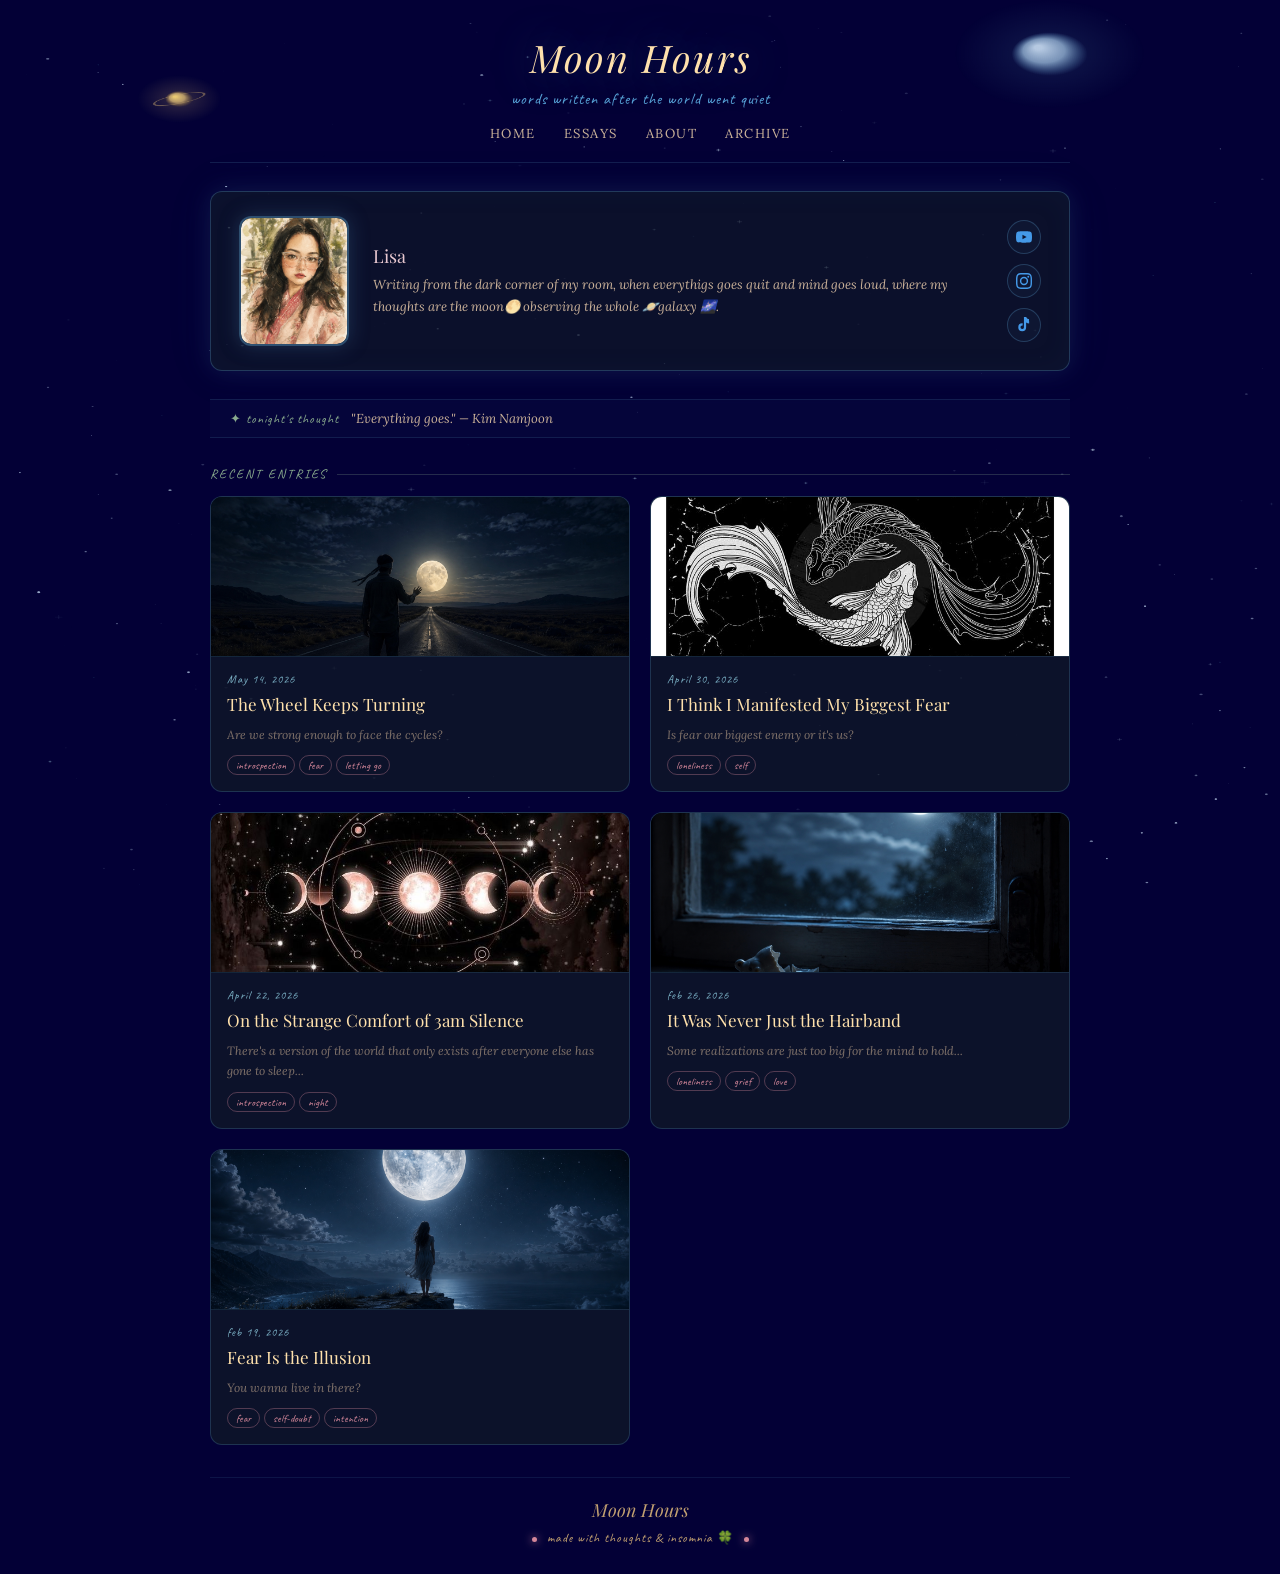
<file: index.html>
<!DOCTYPE html>
<html lang="en">

<head>
    <meta charset="UTF-8" />
    <meta name="viewport" content="width=device-width, initial-scale=1.0" />
    <title>Moon Hours</title>
    <link rel="stylesheet" href="style.css" />

    <!-- Google tag (gtag.js) -->
    <!-- Google tag (gtag.js) -->
    <script async src="https://www.googletagmanager.com/gtag/js?id=G-15LWD2YT5F"></script>
    <script>
        window.dataLayer = window.dataLayer || [];
        function gtag() { dataLayer.push(arguments); }
        gtag('js', new Date());

        gtag('config', 'G-15LWD2YT5F');
    </script>
</head>

<body>

    <canvas id="bg"></canvas>

    <div class="wrap">

        <!-- HEADER -->
        <header>
            <div class="blog-title">Moon Hours</div>
            <div class="blog-subtitle">words written after the world went quiet</div>
            <nav>
                <a href="index.html">Home</a>
                <a href="essays.html">Essays</a>
                <a href="about.html">About</a>
                <a href="archive.html">Archive</a>
            </nav>
        </header>

        <!-- BIO -->
        <div class="bio-section">
            <div class="author-img">
                <img src="assets/images/lisa_img.jpeg" alt="Lisa" />
            </div>
            <div class="bio-text">
                <div class="bio-name">Lisa</div>
                <div class="bio-note">Writing from the dark corner of my room, when everythigs goes quit and mind goes
                    loud,
                    where my thoughts are the moon🌕 observing the whole 🪐galaxy 🌌.</div>
            </div>
            <div class="social-icons">

                <!-- YouTube -->
                <a href="https://www.youtube.com/@ImmaLisa" class="social-btn" target="_blank" title="YouTube">
                    <svg viewBox="0 0 24 24" fill="currentColor" width="16" height="16">
                        <path
                            d="M23.5 6.2a3 3 0 0 0-2.1-2.1C19.5 3.5 12 3.5 12 3.5s-7.5 0-9.4.6A3 3 0 0 0 .5 6.2 31 31 0 0 0 0 12a31 31 0 0 0 .5 5.8 3 3 0 0 0 2.1 2.1c1.9.6 9.4.6 9.4.6s7.5 0 9.4-.6a3 3 0 0 0 2.1-2.1A31 31 0 0 0 24 12a31 31 0 0 0-.5-5.8zM9.7 15.5V8.5l6.3 3.5-6.3 3.5z" />
                    </svg>
                </a>

                <!-- Instagram -->
                <a href="https://www.instagram.com/jannatenurlisa" class="social-btn" target="_blank" title="Instagram">
                    <svg viewBox="0 0 24 24" fill="currentColor" width="16" height="16">
                        <path
                            d="M12 2.2c3.2 0 3.6 0 4.9.1 3.3.1 4.8 1.7 4.9 4.9.1 1.3.1 1.6.1 4.8 0 3.2 0 3.6-.1 4.8-.1 3.2-1.7 4.8-4.9 4.9-1.3.1-1.6.1-4.9.1-3.2 0-3.6 0-4.8-.1-3.3-.1-4.8-1.7-4.9-4.9C2.2 15.6 2.2 15.2 2.2 12c0-3.2 0-3.6.1-4.8C2.4 3.9 4 2.3 7.2 2.3c1.2-.1 1.6-.1 4.8-.1zM12 0C8.7 0 8.3 0 7.1.1 2.7.3.3 2.7.1 7.1.0 8.3 0 8.7 0 12c0 3.3 0 3.7.1 4.9.2 4.4 2.6 6.8 7 7C8.3 24 8.7 24 12 24c3.3 0 3.7 0 4.9-.1 4.4-.2 6.8-2.6 7-7 .1-1.2.1-1.6.1-4.9 0-3.3 0-3.7-.1-4.9C23.7 2.7 21.3.3 16.9.1 15.7 0 15.3 0 12 0zm0 5.8a6.2 6.2 0 1 0 0 12.4A6.2 6.2 0 0 0 12 5.8zm0 10.2a4 4 0 1 1 0-8 4 4 0 0 1 0 8zm6.4-11.8a1.4 1.4 0 1 0 0 2.8 1.4 1.4 0 0 0 0-2.8z" />
                    </svg>
                </a>

                <!-- TikTok -->
                <a href="https://www.tiktok.com/@immalisa__" class="social-btn" target="_blank" title="TikTok">
                    <svg viewBox="0 0 24 24" fill="currentColor" width="16" height="16">
                        <path
                            d="M19.6 3a4.5 4.5 0 0 1-3.1-1.3A4.5 4.5 0 0 1 15.2 0h-3.3v15.7a2.6 2.6 0 0 1-2.6 2.3 2.6 2.6 0 0 1-2.6-2.6 2.6 2.6 0 0 1 2.6-2.6c.3 0 .5 0 .7.1V9.5a6 6 0 0 0-.7 0 5.9 5.9 0 0 0-5.9 5.9 5.9 5.9 0 0 0 5.9 5.9 5.9 5.9 0 0 0 5.9-5.9V8.2a7.8 7.8 0 0 0 4.5 1.4V6.3A4.5 4.5 0 0 1 19.6 3z" />
                    </svg>
                </a>

            </div>
        </div>

        <!-- QUOTE TICKER -->
        <div class="quote-bar">
            <div class="ticker-wrap">
                <span class="quote-label">✦ tonight's thought</span>
                <span class="ticker-text" id="ticker">"Everything goes." — Kim Namjoon</span>
            </div>
        </div>

        <!-- POSTS -->
        <div class="section-label">recent entries</div>

        <div class="posts-grid">

            <!-- CARD- copy this whole block for every new post -->


            <a class="post-card" href="posts/post-5.html">
                <img class="post-thumb" src="assets/images/post5-hero.jpg" alt="post image" />
                <div class="post-body">
                    <div class="post-date">May 14, 2026</div>
                    <div class="post-title">The Wheel Keeps Turning</div>
                    <div class="post-excerpt">Are we strong enough to face the cycles?</div>
                    <span class="post-tag">introspection</span>
                    <span class="post-tag">fear</span>
                    <span class="post-tag">letting go</span>
                </div>
            </a>

            <a class="post-card" href="posts/post-4.html">
                <img class="post-thumb" src="assets/images/image3.jpeg" alt="post image" />
                <div class="post-body">
                    <div class="post-date">April 30, 2026</div>
                    <div class="post-title">I Think I Manifested My Biggest Fear</div>
                    <div class="post-excerpt">Is fear our biggest enemy or it's us?</div>
                    <span class="post-tag">loneliness</span>
                    <span class="post-tag">self</span>
                </div>
            </a>

            <a class="post-card" href="posts/post-3.html">
                <img class="post-thumb" src="assets/images/image1.jpeg" alt="post image" />
                <div class="post-body">
                    <div class="post-date">April 22, 2026</div>
                    <span class="dot"></span>
                    <div class="post-title">On the Strange Comfort of 3am Silence</div>
                    <div class="post-excerpt">There's a version of the world that only exists after everyone else has
                        gone to sleep...</div>
                    <span class="post-tag">introspection</span>
                    <span class="dot"></span>
                    <span class="post-tag">night</span>
                </div>
            </a>

            <a class="post-card" href="posts/post-2.html">
                <img class="post-thumb" src="assets/images/post2-hero.jpg" alt="post image" />
                <div class="post-body">
                    <div class="post-date">feb 26, 2026</div>
                    <span class="dot"></span>
                    <div class="post-title">It Was Never Just the Hairband</div>
                    <div class="post-excerpt">Some realizations are just too big for the mind to hold...</div>
                    <span class="post-tag">loneliness</span>
                    <span class="dot"></span>
                    <span class="post-tag">grief</span>
                    <span class="dot"></span>
                    <span class="post-tag">love</span>
                </div>
            </a>







            <a class="post-card" href="posts/post-1.html">
                <img class="post-thumb" src="assets/images/post1-hero.jpg" alt="post image" />
                <div class="post-body">
                    <div class="post-date">feb 19, 2026</div>
                    <span class="dot"></span>
                    <div class="post-title">Fear Is the Illusion</div>
                    <div class="post-excerpt">You wanna live in there?</div>
                    <span class="post-tag">fear</span>
                    <span class="dot"></span>
                    <span class="post-tag">self-doubt</span>
                    <span class="dot"></span>
                    <span class="post-tag">intention</span>
                </div>
            </a>




        </div>

        <!-- FOOTER -->
        <footer>
            <div class="footer-title">Moon Hours</div>
            <div class="footer-text">
                <span class="glow-dot"></span>
                made with thoughts & insomnia 🍀
                <span class="glow-dot"></span>
            </div>
        </footer>

    </div>

    <script src="script.js"></script>
</body>

</html>
</file>
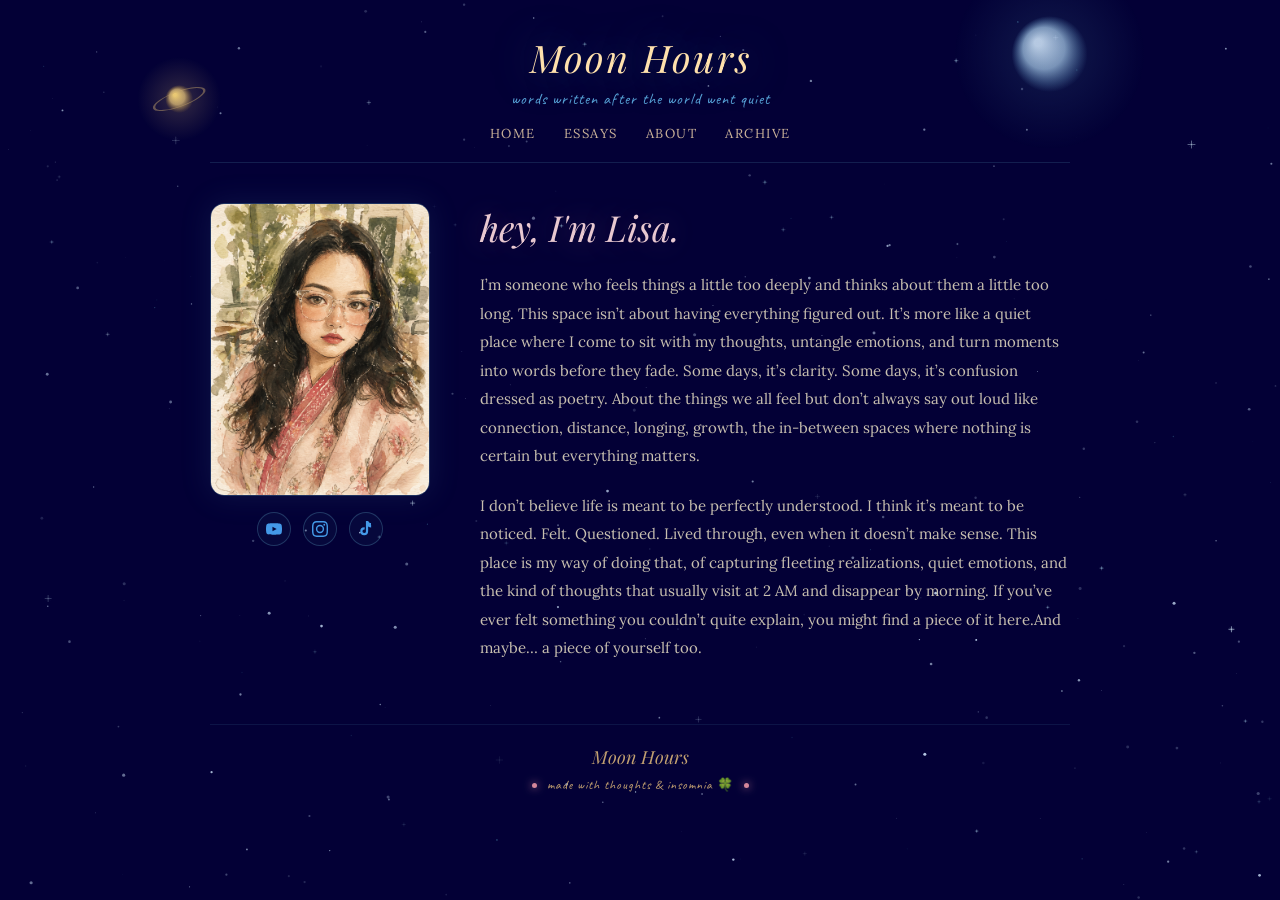
<file: about.html>
<!DOCTYPE html>
<html lang="en">

<head>
    <meta charset="UTF-8" />
    <meta name="viewport" content="width=device-width, initial-scale=1.0" />
    <title>About — Moon Hours</title>
    <link rel="stylesheet" href="style.css" />

    <!-- Google tag (gtag.js) -->
    <!-- Google tag (gtag.js) -->
    <script async src="https://www.googletagmanager.com/gtag/js?id=G-15LWD2YT5F"></script>
    <script>
        window.dataLayer = window.dataLayer || [];
        function gtag() { dataLayer.push(arguments); }
        gtag('js', new Date());

        gtag('config', 'G-15LWD2YT5F');
    </script>
</head>

<body>

    <canvas id="bg"></canvas>

    <div class="wrap">

        <header>
            <div class="blog-title">Moon Hours</div>
            <div class="blog-subtitle">words written after the world went quiet</div>
            <nav>
                <a href="index.html">Home</a>
                <a href="essays.html">Essays</a>
                <a href="about.html">About</a>
                <a href="archive.html">Archive</a>
            </nav>
        </header>

        <div class="about-layout">

            <div class="about-img-col">
                <div class="about-photo">
                    <img src="assets\images\lisa_img.jpeg" alt="Lisa" />
                </div>
                <div class="about-social">
                    <a href="https://www.youtube.com/@ImmaLisa" class="social-btn" target="_blank" title="YouTube">
                        <svg viewBox="0 0 24 24" fill="currentColor" width="16" height="16">
                            <path
                                d="M23.5 6.2a3 3 0 0 0-2.1-2.1C19.5 3.5 12 3.5 12 3.5s-7.5 0-9.4.6A3 3 0 0 0 .5 6.2 31 31 0 0 0 0 12a31 31 0 0 0 .5 5.8 3 3 0 0 0 2.1 2.1c1.9.6 9.4.6 9.4.6s7.5 0 9.4-.6a3 3 0 0 0 2.1-2.1A31 31 0 0 0 24 12a31 31 0 0 0-.5-5.8zM9.7 15.5V8.5l6.3 3.5-6.3 3.5z" />
                        </svg>
                    </a>
                    <a href="https://www.instagram.com/jannatenurlisa" class="social-btn" target="_blank"
                        title="Instagram">
                        <svg viewBox="0 0 24 24" fill="currentColor" width="16" height="16">
                            <path
                                d="M12 2.2c3.2 0 3.6 0 4.9.1 3.3.1 4.8 1.7 4.9 4.9.1 1.3.1 1.6.1 4.8 0 3.2 0 3.6-.1 4.8-.1 3.2-1.7 4.8-4.9 4.9-1.3.1-1.6.1-4.9.1-3.2 0-3.6 0-4.8-.1-3.3-.1-4.8-1.7-4.9-4.9C2.2 15.6 2.2 15.2 2.2 12c0-3.2 0-3.6.1-4.8C2.4 3.9 4 2.3 7.2 2.3c1.2-.1 1.6-.1 4.8-.1zM12 0C8.7 0 8.3 0 7.1.1 2.7.3.3 2.7.1 7.1.0 8.3 0 8.7 0 12c0 3.3 0 3.7.1 4.9.2 4.4 2.6 6.8 7 7C8.3 24 8.7 24 12 24c3.3 0 3.7 0 4.9-.1 4.4-.2 6.8-2.6 7-7 .1-1.2.1-1.6.1-4.9 0-3.3 0-3.7-.1-4.9C23.7 2.7 21.3.3 16.9.1 15.7 0 15.3 0 12 0zm0 5.8a6.2 6.2 0 1 0 0 12.4A6.2 6.2 0 0 0 12 5.8zm0 10.2a4 4 0 1 1 0-8 4 4 0 0 1 0 8zm6.4-11.8a1.4 1.4 0 1 0 0 2.8 1.4 1.4 0 0 0 0-2.8z" />
                        </svg>
                    </a>
                    <a href="https://www.tiktok.com/@immalisa__" class="social-btn" target="_blank" title="TikTok">
                        <svg viewBox="0 0 24 24" fill="currentColor" width="16" height="16">
                            <path
                                d="M19.6 3a4.5 4.5 0 0 1-3.1-1.3A4.5 4.5 0 0 1 15.2 0h-3.3v15.7a2.6 2.6 0 0 1-2.6 2.3 2.6 2.6 0 0 1-2.6-2.6 2.6 2.6 0 0 1 2.6-2.6c.3 0 .5 0 .7.1V9.5a6 6 0 0 0-.7 0 5.9 5.9 0 0 0-5.9 5.9 5.9 5.9 0 0 0 5.9 5.9 5.9 5.9 0 0 0 5.9-5.9V8.2a7.8 7.8 0 0 0 4.5 1.4V6.3A4.5 4.5 0 0 1 19.6 3z" />
                        </svg>
                    </a>
                </div>
            </div>

            <div class="about-text-col">
                <div class="about-heading">hey, I'm Lisa.</div>

                <div class="about-body">
                    <p>I’m someone who feels things a little too deeply and thinks about them a little too long.
                        This space isn’t about having everything figured out. It’s more like a quiet place where I come
                        to sit with my thoughts, untangle emotions, and turn moments into words before they fade. Some
                        days, it’s clarity. Some days, it’s confusion dressed as poetry.
                        About the things we all feel but don’t always say out loud like connection, distance, longing,
                        growth, the in-between spaces where nothing is certain but everything matters.
                    </p>
                    <p>I don’t believe life is meant to be perfectly understood. I think it’s meant to be noticed. Felt.
                        Questioned. Lived through, even when it doesn’t make sense.
                        This place is my way of doing that, of capturing fleeting realizations, quiet emotions, and the
                        kind of thoughts that usually visit at 2 AM and disappear by morning.
                        If you’ve ever felt something you couldn’t quite explain, you might find a piece of it here.And
                        maybe… a piece of yourself too.
                    </p>
                </div>
            </div>

        </div>

        <footer>
            <div class="footer-title">Moon Hours</div>
            <div class="footer-text">
                <span class="glow-dot"></span>
                made with thoughts & insomnia 🍀
                <span class="glow-dot"></span>
            </div>
        </footer>

    </div>

    <script src="script.js"></script>
</body>

</html>
</file>
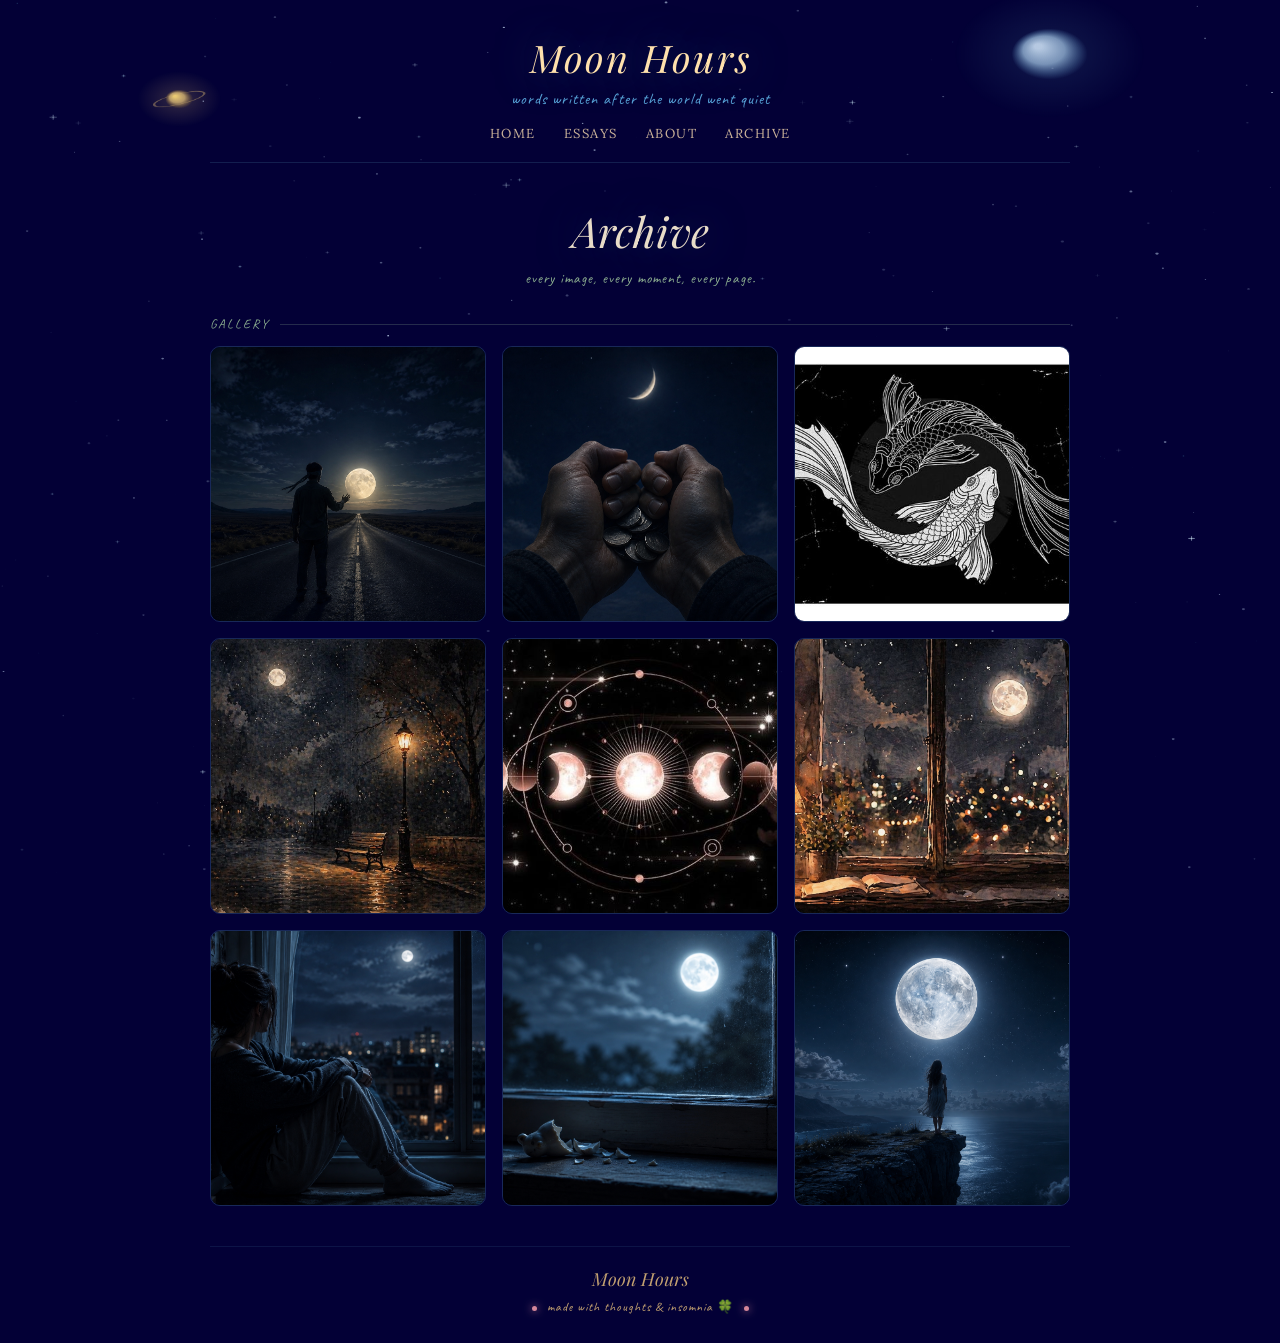
<file: archive.html>
<!DOCTYPE html>
<html lang="en">

<head>
    <meta charset="UTF-8" />
    <meta name="viewport" content="width=device-width, initial-scale=1.0" />
    <title>Archive — Moon Hours</title>
    <link rel="stylesheet" href="style.css" />

    <!-- Google tag (gtag.js) -->
    <!-- Google tag (gtag.js) -->
    <script async src="https://www.googletagmanager.com/gtag/js?id=G-15LWD2YT5F"></script>
    <script>
        window.dataLayer = window.dataLayer || [];
        function gtag() { dataLayer.push(arguments); }
        gtag('js', new Date());

        gtag('config', 'G-15LWD2YT5F');
    </script>
</head>

<body>

    <canvas id="bg"></canvas>

    <div class="wrap">

        <header>
            <div class="blog-title">Moon Hours</div>
            <div class="blog-subtitle">words written after the world went quiet</div>
            <nav>
                <a href="index.html">Home</a>
                <a href="essays.html">Essays</a>
                <a href="about.html">About</a>
                <a href="archive.html">Archive</a>
            </nav>
        </header>

        <div class="page-hero">
            <div class="page-hero-title">Archive</div>
            <div class="page-hero-sub">every image, every moment, every page.</div>
        </div>

        <div class="section-label">gallery</div>

        <div class="archive-grid">

            <!-- copy this block for every image you want to show -->

            <a class="archive-item" href="posts/post-5.html">
                <img src="assets/images/post5-hero.jpg" alt="The Wheel Keeps Turning" />
                <div class="archive-overlay">
                    <div class="archive-title">The Wheel Keeps Turning</div>
                    <div class="archive-date">May 14, 2026</div>
                </div>
            </a>

            <a class="archive-item" href="posts/post-5.html">
                <img src="assets/images/post5-inline.jpg" alt="I Think I Manifested My Biggest Fear" />
                <div class="archive-overlay">
                    <div class="archive-title">I Think I Manifested My Biggest Fear</div>
                    <div class="archive-date">May 14, 2026</div>
                </div>
            </a>

            <a class="archive-item" href="posts/post-4.html">
                <img src="assets/images/image3.jpeg" alt="I Think I Manifested My Biggest Fear" />
                <div class="archive-overlay">
                    <div class="archive-title">I Think I Manifested My Biggest Fear</div>
                    <div class="archive-date">April 30, 2026</div>
                </div>
            </a>

            <a class="archive-item" href="posts/post-4.html">
                <img src="assets/images/image4.jpeg" alt="I Think I Manifested My Biggest Fear" />
                <div class="archive-overlay">
                    <div class="archive-title">I Think I Manifested My Biggest Fear</div>
                    <div class="archive-date">April 30, 2026</div>
                </div>
            </a>


            <a class="archive-item" href="posts/post-3.html">
                <img src="assets/images/image1.jpeg" alt="On the Strange Comfort of 3am Silence" />
                <div class="archive-overlay">
                    <div class="archive-title">On the Strange Comfort of 3am Silence</div>
                    <div class="archive-date">April 22, 2026</div>
                </div>
            </a>

            <a class="archive-item" href="posts/post-3.html">
                <img src="assets/images/image2.jpeg" alt="On the Strange Comfort of 3am Silence" />
                <div class="archive-overlay">
                    <div class="archive-title">On the Strange Comfort of 3am Silence</div>
                    <div class="archive-date">April 22, 2026</div>
                </div>
            </a>

            <a class="archive-item" href="posts/post-2.html">
                <img src="assets/images/post2-inline.jpg" alt="It Was Never Just the Hairband" />
                <div class="archive-overlay">
                    <div class="archive-title">It Was Never Just the Hairband</div>
                    <div class="archive-date">Feb 26, 2026</div>
                </div>
            </a>

            <a class="archive-item" href="posts/post-2.html">
                <img src="assets/images/post2-hero.jpg" alt="It Was Never Just the Hairband" />
                <div class="archive-overlay">
                    <div class="archive-title">It Was Never Just the Hairband</div>
                    <div class="archive-date">Feb 26, 2026</div>
                </div>
            </a>

            <a class="archive-item" href="posts/post-1.html">
                <img src="assets/images/post1-hero.jpg" alt="Fear Is the Illusion" />
                <div class="archive-overlay">
                    <div class="archive-title">Fear Is the Illusion</div>
                    <div class="archive-date">Feb 19, 2026</div>
                </div>
            </a>


        </div>

        <footer>
            <div class="footer-title">Moon Hours</div>
            <div class="footer-text">
                <span class="glow-dot"></span>
                made with thoughts & insomnia 🍀
                <span class="glow-dot"></span>
            </div>
        </footer>

    </div>

    <script src="script.js"></script>
</body>

</html>
</file>
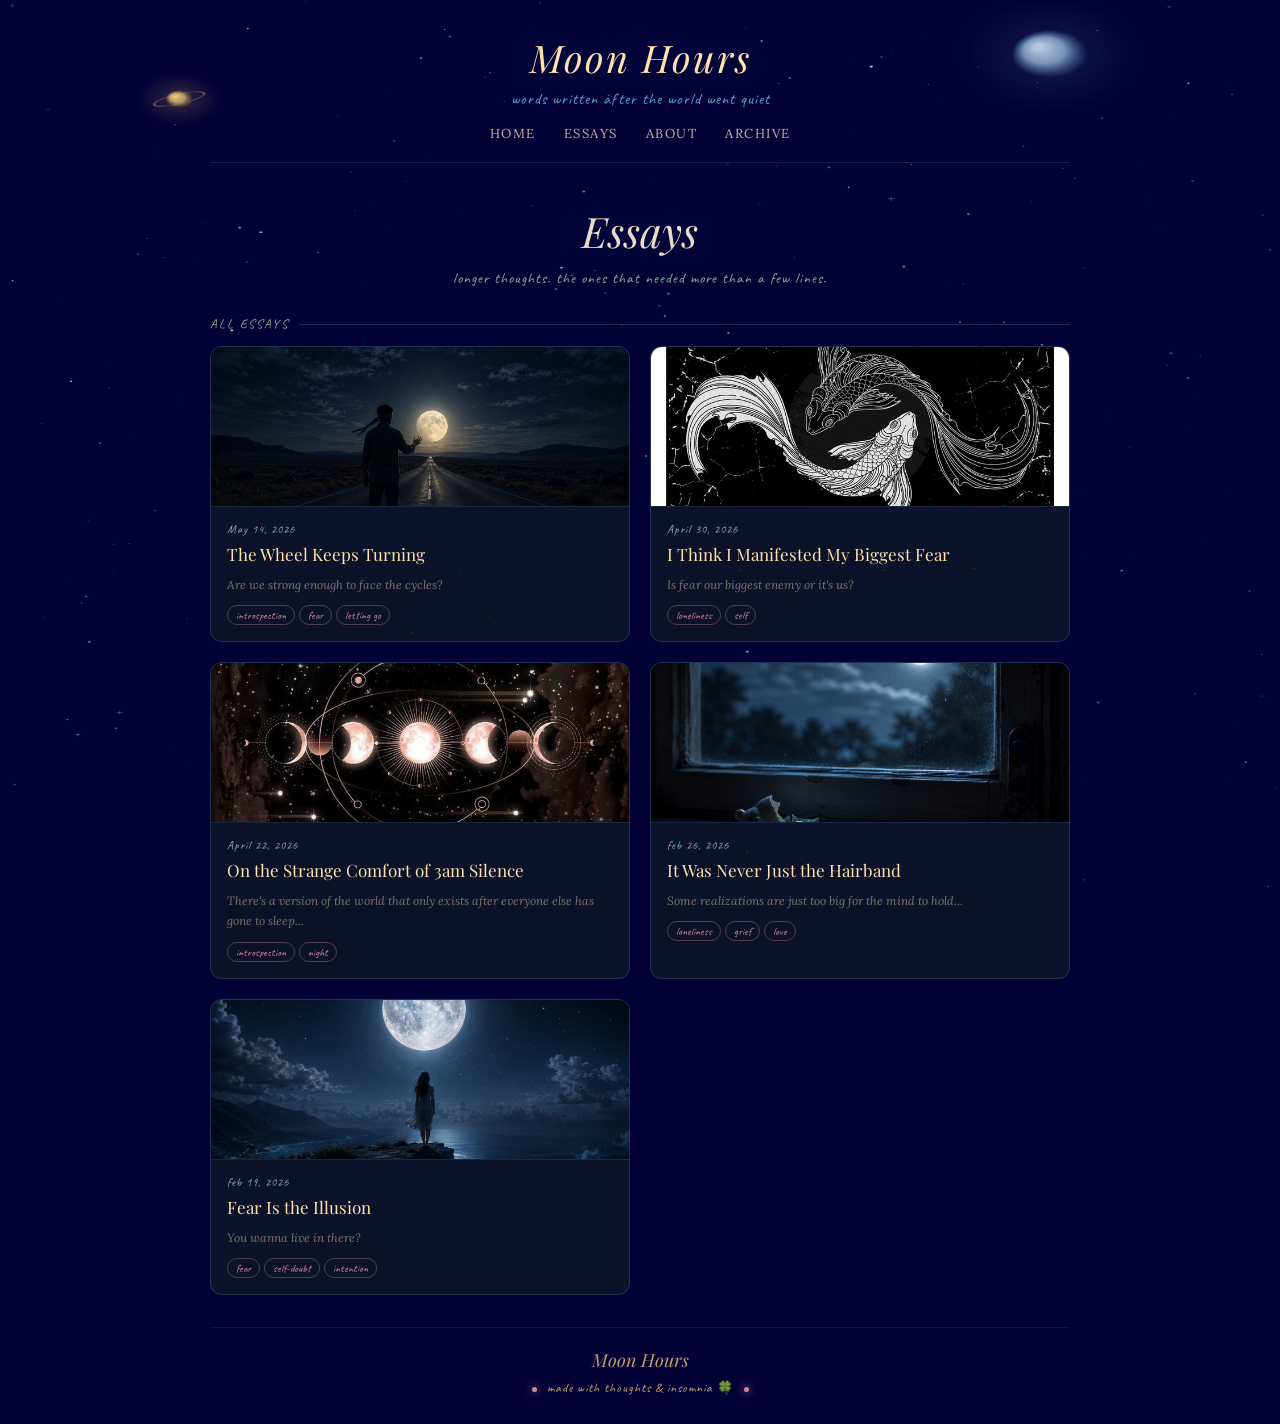
<file: essays.html>
<!DOCTYPE html>
<html lang="en">

<head>
    <meta charset="UTF-8" />
    <meta name="viewport" content="width=device-width, initial-scale=1.0" />
    <title>Essays — Moon Hours</title>
    <link rel="stylesheet" href="style.css" />

    <!-- Google tag (gtag.js) -->
    <!-- Google tag (gtag.js) -->
    <script async src="https://www.googletagmanager.com/gtag/js?id=G-15LWD2YT5F"></script>
    <script>
        window.dataLayer = window.dataLayer || [];
        function gtag() { dataLayer.push(arguments); }
        gtag('js', new Date());

        gtag('config', 'G-15LWD2YT5F');
    </script>
</head>

<body>

    <canvas id="bg"></canvas>

    <div class="wrap">

        <header>
            <div class="blog-title">Moon Hours</div>
            <div class="blog-subtitle">words written after the world went quiet</div>
            <nav>
                <a href="index.html">Home</a>
                <a href="essays.html">Essays</a>
                <a href="about.html">About</a>
                <a href="archive.html">Archive</a>
            </nav>
        </header>

        <div class="page-hero">
            <div class="page-hero-title">Essays</div>
            <div class="page-hero-sub">longer thoughts. the ones that needed more than a few lines.</div>
        </div>

        <div class="section-label">all essays</div>

        <div class="posts-grid">

            <!-- same card structure as index.html — copy from there -->

            <a class="post-card" href="posts/post-5.html">
                <img class="post-thumb" src="assets/images/post5-hero.jpg" alt="post image" />
                <div class="post-body">
                    <div class="post-date">May 14, 2026</div>
                    <div class="post-title">The Wheel Keeps Turning</div>
                    <div class="post-excerpt">Are we strong enough to face the cycles?</div>
                    <span class="post-tag">introspection</span>
                    <span class="post-tag">fear</span>
                    <span class="post-tag">letting go</span>
                </div>
            </a>

            <a class="post-card" href="posts/post-4.html">
                <img class="post-thumb" src="assets/images/image3.jpeg" alt="post image" />
                <div class="post-body">
                    <div class="post-date">April 30, 2026</div>
                    <div class="post-title">I Think I Manifested My Biggest Fear</div>
                    <div class="post-excerpt">Is fear our biggest enemy or it's us?</div>
                    <span class="post-tag">loneliness</span>
                    <span class="post-tag">self</span>
                </div>
            </a>

            <a class="post-card" href="posts/post-3.html">
                <img class="post-thumb" src="assets/images/image1.jpeg" alt="post image" />
                <div class="post-body">
                    <div class="post-date">April 22, 2026</div>
                    <span class="dot"></span>
                    <div class="post-title">On the Strange Comfort of 3am Silence</div>
                    <div class="post-excerpt">There's a version of the world that only exists after everyone else has
                        gone to sleep...</div>
                    <span class="post-tag">introspection</span>
                    <span class="dot"></span>
                    <span class="post-tag">night</span>
                </div>
            </a>

            <a class="post-card" href="posts/post-2.html">
                <img class="post-thumb" src="assets/images/post2-hero.jpg" alt="post image" />
                <div class="post-body">
                    <div class="post-date">feb 26, 2026</div>
                    <span class="dot"></span>
                    <div class="post-title">It Was Never Just the Hairband</div>
                    <div class="post-excerpt">Some realizations are just too big for the mind to hold...</div>
                    <span class="post-tag">loneliness</span>
                    <span class="dot"></span>
                    <span class="post-tag">grief</span>
                    <span class="dot"></span>
                    <span class="post-tag">love</span>
                </div>
            </a>







            <a class="post-card" href="posts/post-1.html">
                <img class="post-thumb" src="assets/images/post1-hero.jpg" alt="post image" />
                <div class="post-body">
                    <div class="post-date">feb 19, 2026</div>
                    <span class="dot"></span>
                    <div class="post-title">Fear Is the Illusion</div>
                    <div class="post-excerpt">You wanna live in there?</div>
                    <span class="post-tag">fear</span>
                    <span class="dot"></span>
                    <span class="post-tag">self-doubt</span>
                    <span class="dot"></span>
                    <span class="post-tag">intention</span>
                </div>
            </a>





        </div>

        <footer>
            <div class="footer-title">Moon Hours</div>
            <div class="footer-text">
                <span class="glow-dot"></span>
                made with thoughts & insomnia 🍀
                <span class="glow-dot"></span>
            </div>
        </footer>

    </div>

    <script src="script.js"></script>
</body>

</html>
</file>
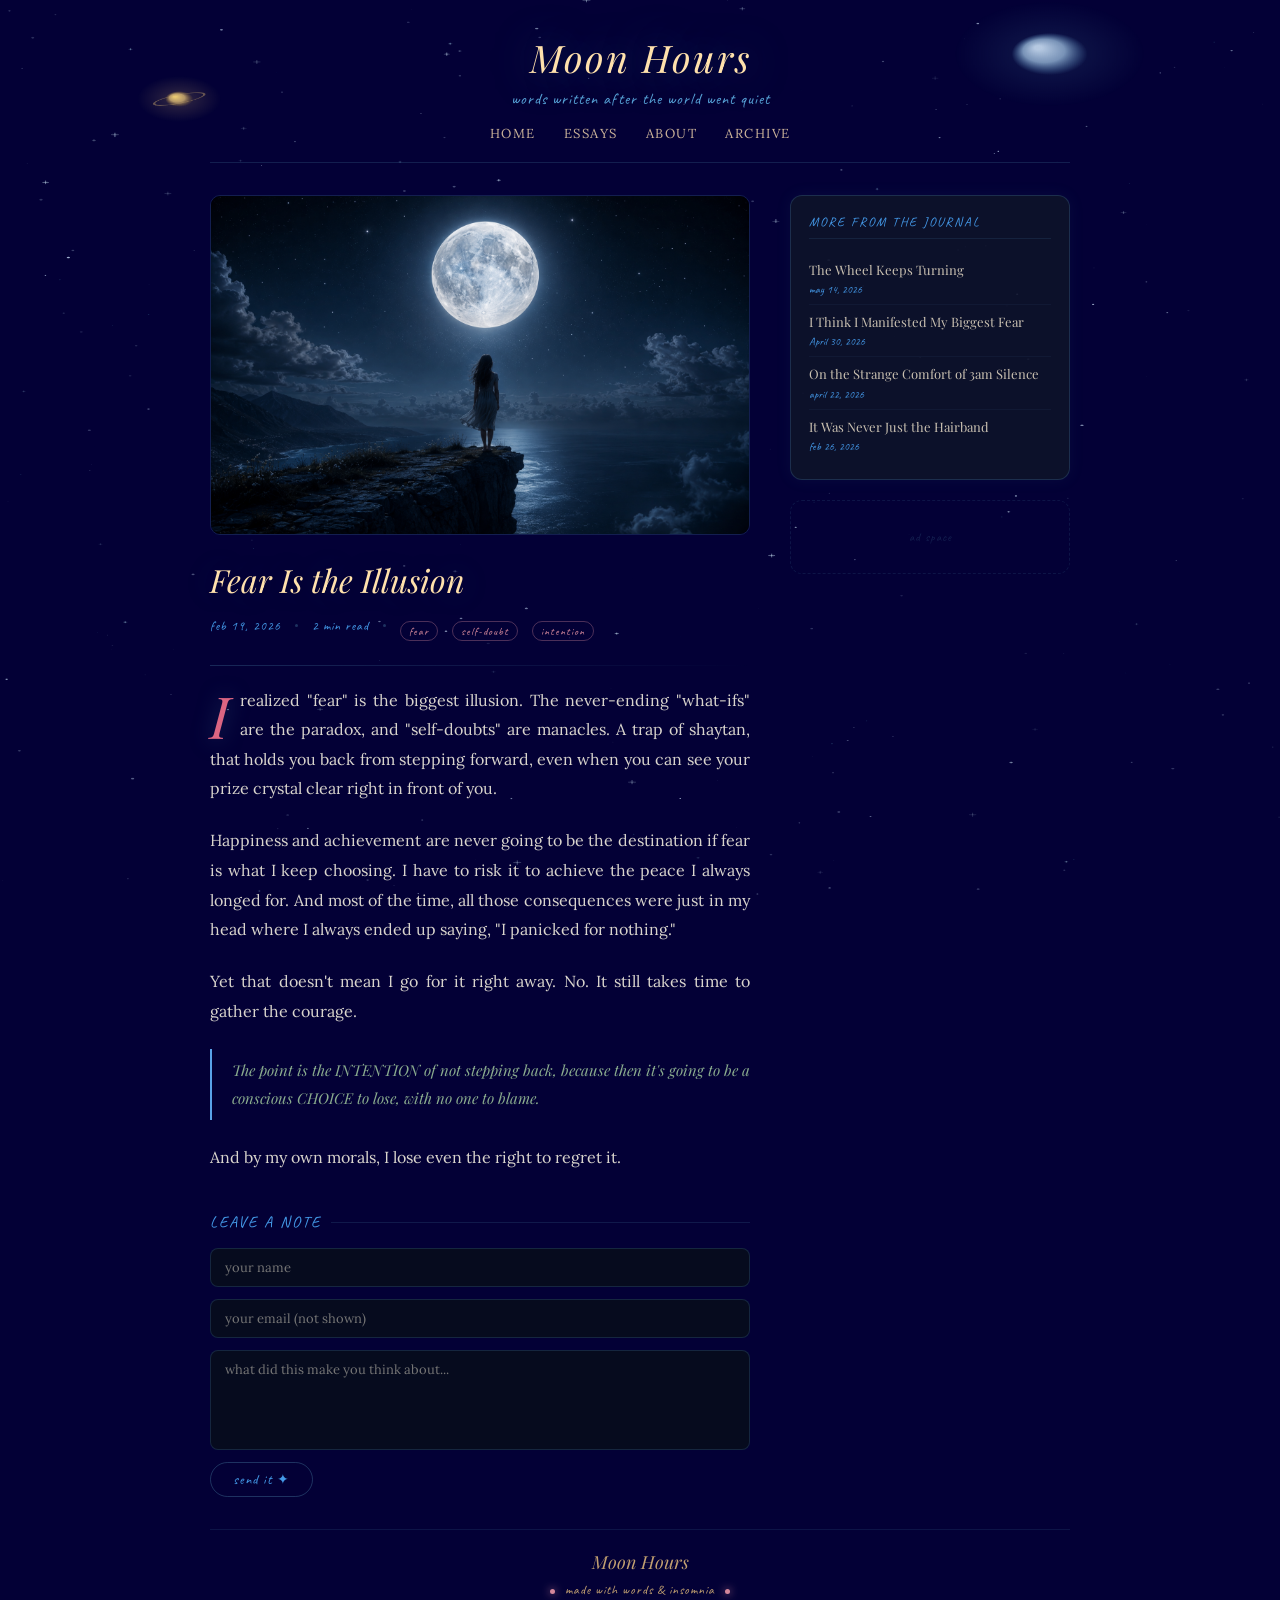
<file: posts/post-1.html>
<!DOCTYPE html>
<html lang="en">

<head>
    <meta charset="UTF-8" />
    <meta name="viewport" content="width=device-width, initial-scale=1.0" />
    <title>Fear Is the Illusion — Moon Hours</title>
    <link rel="stylesheet" href="../style.css" />

    <script async src="https://www.googletagmanager.com/gtag/js?id=G-15LWD2YT5F"></script>
    <script>
        window.dataLayer = window.dataLayer || [];
        function gtag() { dataLayer.push(arguments); }
        gtag('js', new Date());
        gtag('config', 'G-15LWD2YT5F');
    </script>
</head>

<body>

    <canvas id="bg"></canvas>

    <div class="wrap">

        <header>
            <div class="blog-title">Moon Hours</div>
            <div class="blog-subtitle">words written after the world went quiet</div>
            <nav>
                <a href="../index.html">Home</a>
                <a href="../essays.html">Essays</a>
                <a href="../about.html">About</a>
                <a href="../archive.html">Archive</a>
            </nav>
        </header>

        <div class="post-layout">

            <div class="post-main">

                <img class="post-hero" src="../assets/images/post1-hero.jpg"
                    alt="a figure standing at the edge under a glowing moon" />

                <div class="post-header">
                    <div class="post-page-title">Fear Is the Illusion</div>
                    <div class="post-meta">
                        <span>feb 19, 2026</span>
                        <span class="dot"></span>
                        <span>2 min read</span>
                        <span class="dot"></span>
                        <span class="post-tag">fear</span>
                        <span class="post-tag">self-doubt</span>
                        <span class="post-tag">intention</span>
                    </div>
                </div>

                <div class="post-divider"></div>

                <div class="post-content">

                    <p>I realized "fear" is the biggest illusion. The never-ending "what-ifs" are the paradox, and
                        "self-doubts" are manacles. A trap of shaytan, that holds you back from stepping forward, even
                        when you can see your prize crystal clear right in front of you.</p>

                    <p>Happiness and achievement are never going to be the destination if fear is what I keep choosing.
                        I have to risk it to achieve the peace I always longed for. And most of the time, all those
                        consequences were just in my head where I always ended up saying, "I panicked for nothing."</p>


                    <p>Yet that doesn't mean I go for it right away. No. It still takes time to gather the courage.</p>

                    <blockquote>The point is the INTENTION of not stepping back, because then it's going to be a
                        conscious CHOICE to lose, with no one to blame.</blockquote>

                    <p>And by my own morals, I lose even the right to regret it.</p>

                </div>

                <div class="comments-section">
                    <div class="comments-title">leave a note</div>
                    <form class="comment-form" action="https://formspree.io/f/xnjwawkg" method="POST">
                        <input type="text" name="name" placeholder="your name" />
                        <input type="email" name="email" placeholder="your email (not shown)" />
                        <textarea name="message" placeholder="what did this make you think about..."></textarea>
                        <button type="submit" class="comment-submit">send it ✦</button>
                    </form>
                </div>

            </div>

            <div class="post-sidebar">

                <div class="sidebar-box">
                    <div class="sidebar-title">more from the journal</div>

                    <a class="sidebar-post" href="post-5.html">
                        <div class="sidebar-post-title">The Wheel Keeps Turning</div>
                        <div class="sidebar-post-date">may 14, 2026</div>
                    </a>

                    <a class="sidebar-post" href="post-4.html">
                        <div class="sidebar-post-title">I Think I Manifested My Biggest Fear</div>
                        <div class="sidebar-post-date">April 30, 2026</div>
                    </a>

                    <a class="sidebar-post" href="post-3.html">
                        <div class="sidebar-post-title">On the Strange Comfort of 3am Silence</div>
                        <div class="sidebar-post-date">april 22, 2026</div>
                    </a>

                    <a class="sidebar-post" href="post-2.html">
                        <div class="sidebar-post-title">It Was Never Just the Hairband</div>
                        <div class="sidebar-post-date">feb 26, 2026</div>
                    </a>



                </div>

                <div class="ad-placeholder">ad space</div>

            </div>

        </div>

        <footer>
            <div class="footer-title">Moon Hours</div>
            <div class="footer-text">
                <span class="glow-dot"></span>
                made with words & insomnia
                <span class="glow-dot"></span>
            </div>
        </footer>

    </div>

    <script src="../script.js"></script>
</body>

</html>
</file>
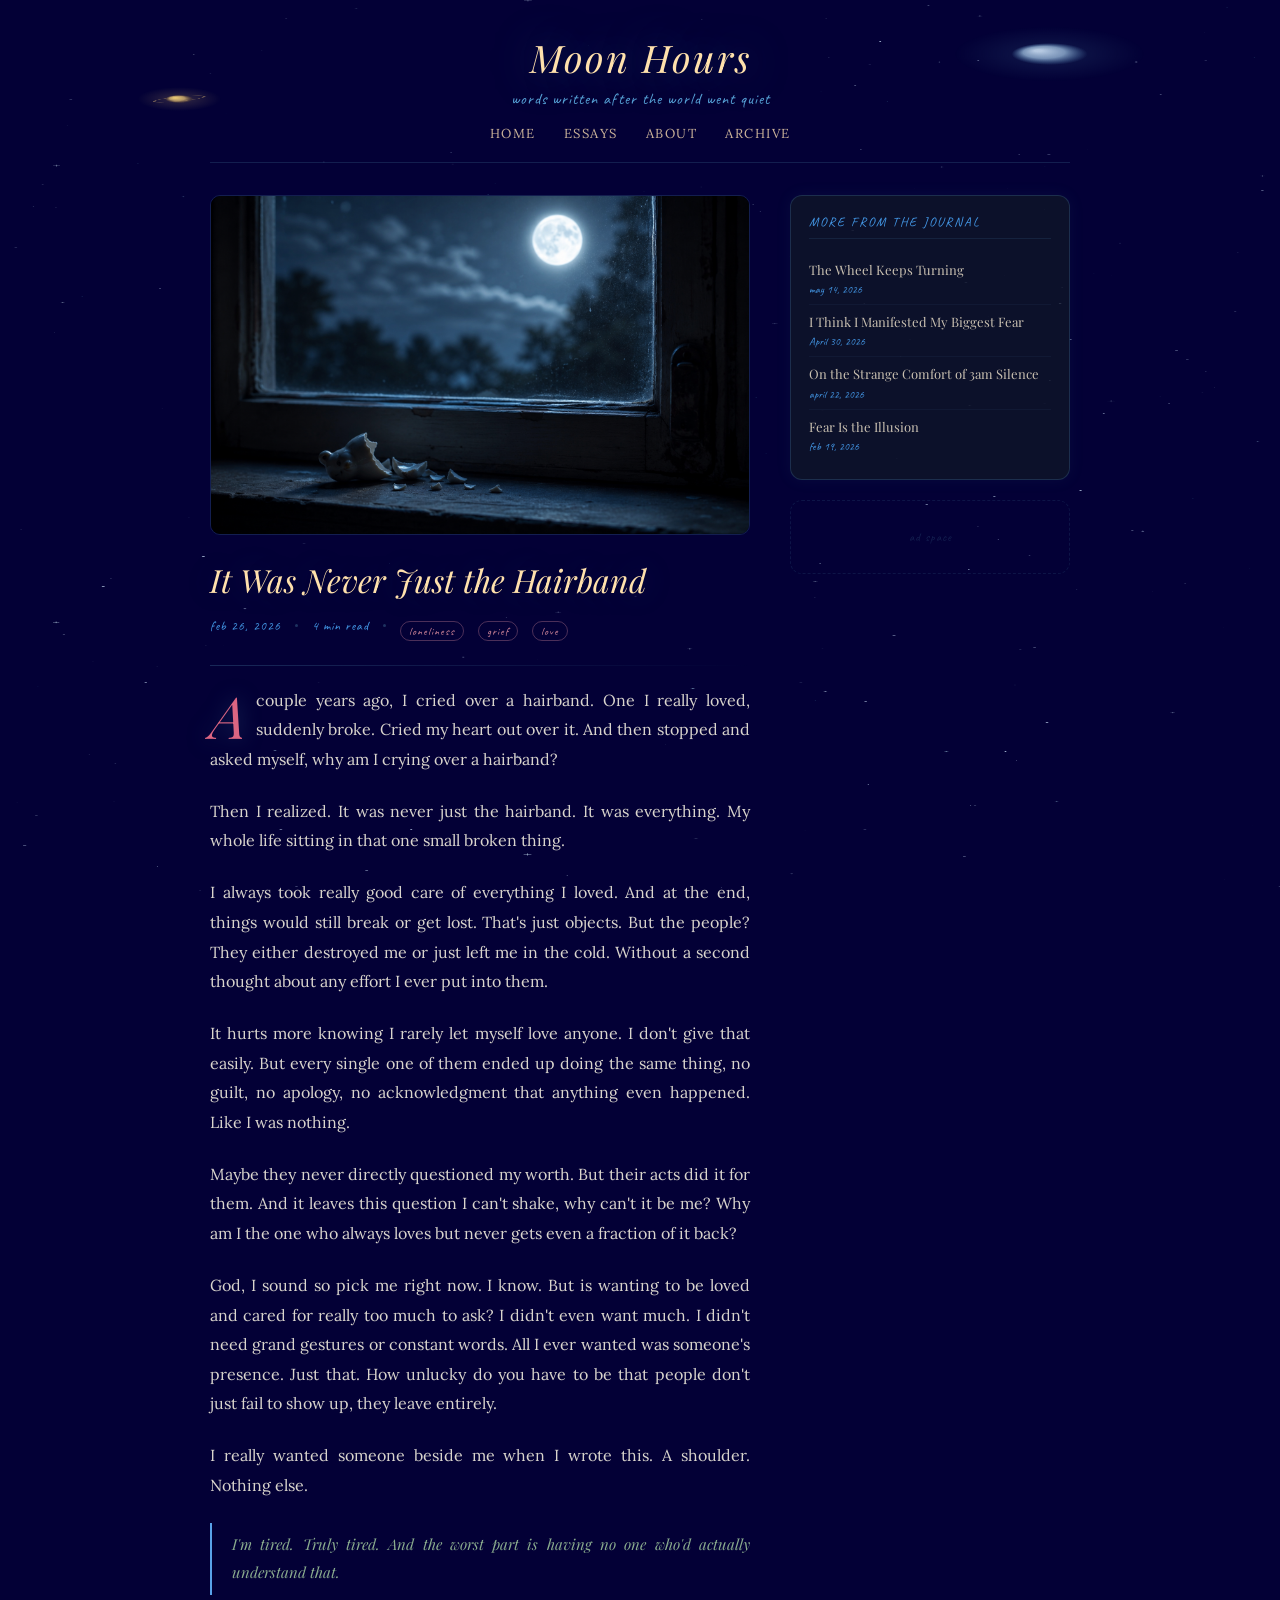
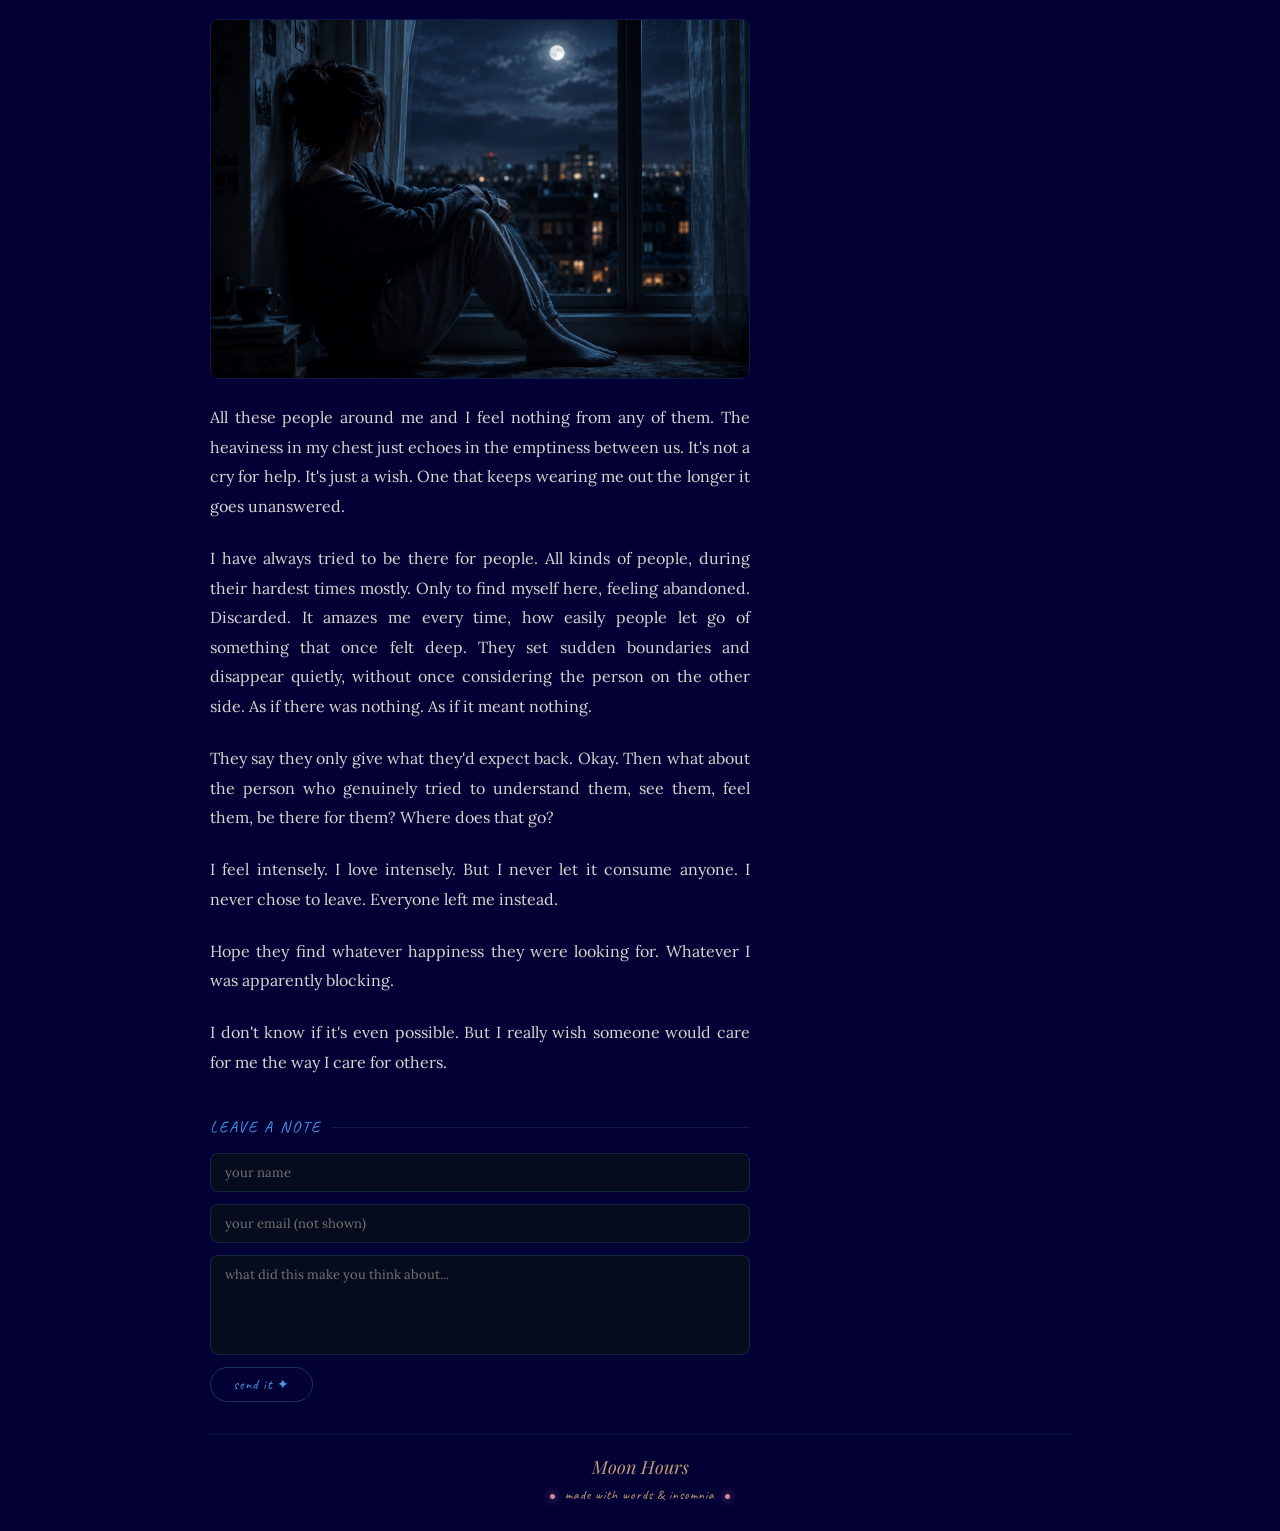
<file: posts/post-2.html>
<!DOCTYPE html>
<html lang="en">

<head>
    <meta charset="UTF-8" />
    <meta name="viewport" content="width=device-width, initial-scale=1.0" />
    <title>It Was Never Just the Hairband — Moon Hours</title>
    <link rel="stylesheet" href="../style.css" />

    <script async src="https://www.googletagmanager.com/gtag/js?id=G-15LWD2YT5F"></script>
    <script>
        window.dataLayer = window.dataLayer || [];
        function gtag() { dataLayer.push(arguments); }
        gtag('js', new Date());
        gtag('config', 'G-15LWD2YT5F');
    </script>
</head>

<body>

    <canvas id="bg"></canvas>

    <div class="wrap">

        <header>
            <div class="blog-title">Moon Hours</div>
            <div class="blog-subtitle">words written after the world went quiet</div>
            <nav>
                <a href="../index.html">Home</a>
                <a href="../essays.html">Essays</a>
                <a href="../about.html">About</a>
                <a href="../archive.html">Archive</a>
            </nav>
        </header>

        <div class="post-layout">

            <div class="post-main">

                <img class="post-hero" src="../assets/images/post2-hero.jpg"
                    alt="broken object on a windowsill with moonlight streaming in" />

                <div class="post-header">
                    <div class="post-page-title">It Was Never Just the Hairband</div>
                    <div class="post-meta">
                        <span>feb 26, 2026</span>
                        <span class="dot"></span>
                        <span>4 min read</span>
                        <span class="dot"></span>
                        <span class="post-tag">loneliness</span>
                        <span class="post-tag">grief</span>
                        <span class="post-tag">love</span>
                    </div>
                </div>

                <div class="post-divider"></div>

                <div class="post-content">

                    <p>A couple years ago, I cried over a hairband. One I really loved, suddenly broke. Cried my heart
                        out over it. And then stopped and asked myself, why am I crying over a hairband?</p>

                    <p>Then I realized. It was never just the hairband. It was everything. My whole life sitting in that
                        one small broken thing.</p>

                    <p>I always took really good care of everything I loved. And at the end, things would still break or
                        get lost. That's just objects. But the people? They either destroyed me or just left me in the
                        cold. Without a second thought about any effort I ever put into them.</p>

                    <p>It hurts more knowing I rarely let myself love anyone. I don't give that easily. But every single
                        one of them ended up doing the same thing, no guilt, no apology, no acknowledgment that anything
                        even happened. Like I was nothing.</p>

                    <p>Maybe they never directly questioned my worth. But their acts did it for them. And it leaves this
                        question I can't shake, why can't it be me? Why am I the one who always loves but never gets
                        even a fraction of it back?</p>

                    <p>God, I sound so pick me right now. I know. But is wanting to be loved and cared for really too
                        much to ask? I didn't even want much. I didn't need grand gestures or constant words. All I ever
                        wanted was someone's presence. Just that. How unlucky do you have to be that people don't just
                        fail to show up, they leave entirely.</p>

                    <p>I really wanted someone beside me when I wrote this. A shoulder. Nothing else.</p>

                    <blockquote>I'm tired. Truly tired. And the worst part is having no one who'd actually understand
                        that.</blockquote>

                    <img src="../assets/images/post2-inline.jpg"
                        alt="a person sitting alone at night with soft moonlight" />

                    <p>All these people around me and I feel nothing from any of them. The heaviness in my chest just
                        echoes in the emptiness between us. It's not a cry for help. It's just a wish. One that keeps
                        wearing me out the longer it goes unanswered.</p>

                    <p>I have always tried to be there for people. All kinds of people, during their hardest times
                        mostly. Only to find myself here, feeling abandoned. Discarded. It amazes me every time, how
                        easily people let go of something that once felt deep. They set sudden boundaries and disappear
                        quietly, without once considering the person on the other side. As if there was nothing. As if
                        it meant nothing.</p>

                    <p>They say they only give what they'd expect back. Okay. Then what about the person who genuinely
                        tried to understand them, see them, feel them, be there for them? Where does that go?</p>

                    <p>I feel intensely. I love intensely. But I never let it consume anyone. I never chose to leave.
                        Everyone left me instead.</p>

                    <p>Hope they find whatever happiness they were looking for. Whatever I was apparently blocking.</p>

                    <p>I don't know if it's even possible. But I really wish someone would care for me the way I care
                        for others.</p>

                </div>

                <div class="comments-section">
                    <div class="comments-title">leave a note</div>
                    <form class="comment-form" action="https://formspree.io/f/xnjwawkg" method="POST">
                        <input type="text" name="name" placeholder="your name" />
                        <input type="email" name="email" placeholder="your email (not shown)" />
                        <textarea name="message" placeholder="what did this make you think about..."></textarea>
                        <button type="submit" class="comment-submit">send it ✦</button>
                    </form>
                </div>

            </div>

            <div class="post-sidebar">

                <div class="sidebar-box">
                    <div class="sidebar-title">more from the journal</div>

                    <a class="sidebar-post" href="post-5.html">
                        <div class="sidebar-post-title">The Wheel Keeps Turning</div>
                        <div class="sidebar-post-date">may 14, 2026</div>
                    </a>

                    <a class="sidebar-post" href="post-4.html">
                        <div class="sidebar-post-title">I Think I Manifested My Biggest Fear</div>
                        <div class="sidebar-post-date">April 30, 2026</div>
                    </a>

                    <a class="sidebar-post" href="post-3.html">
                        <div class="sidebar-post-title">On the Strange Comfort of 3am Silence</div>
                        <div class="sidebar-post-date">april 22, 2026</div>
                    </a>



                    <a class="sidebar-post" href="post-1.html">
                        <div class="sidebar-post-title">Fear Is the Illusion</div>
                        <div class="sidebar-post-date">feb 19, 2026</div>
                    </a>

                </div>

                <div class="ad-placeholder">ad space</div>

            </div>

        </div>

        <footer>
            <div class="footer-title">Moon Hours</div>
            <div class="footer-text">
                <span class="glow-dot"></span>
                made with words & insomnia
                <span class="glow-dot"></span>
            </div>
        </footer>

    </div>

    <script src="../script.js"></script>
</body>

</html>
</file>
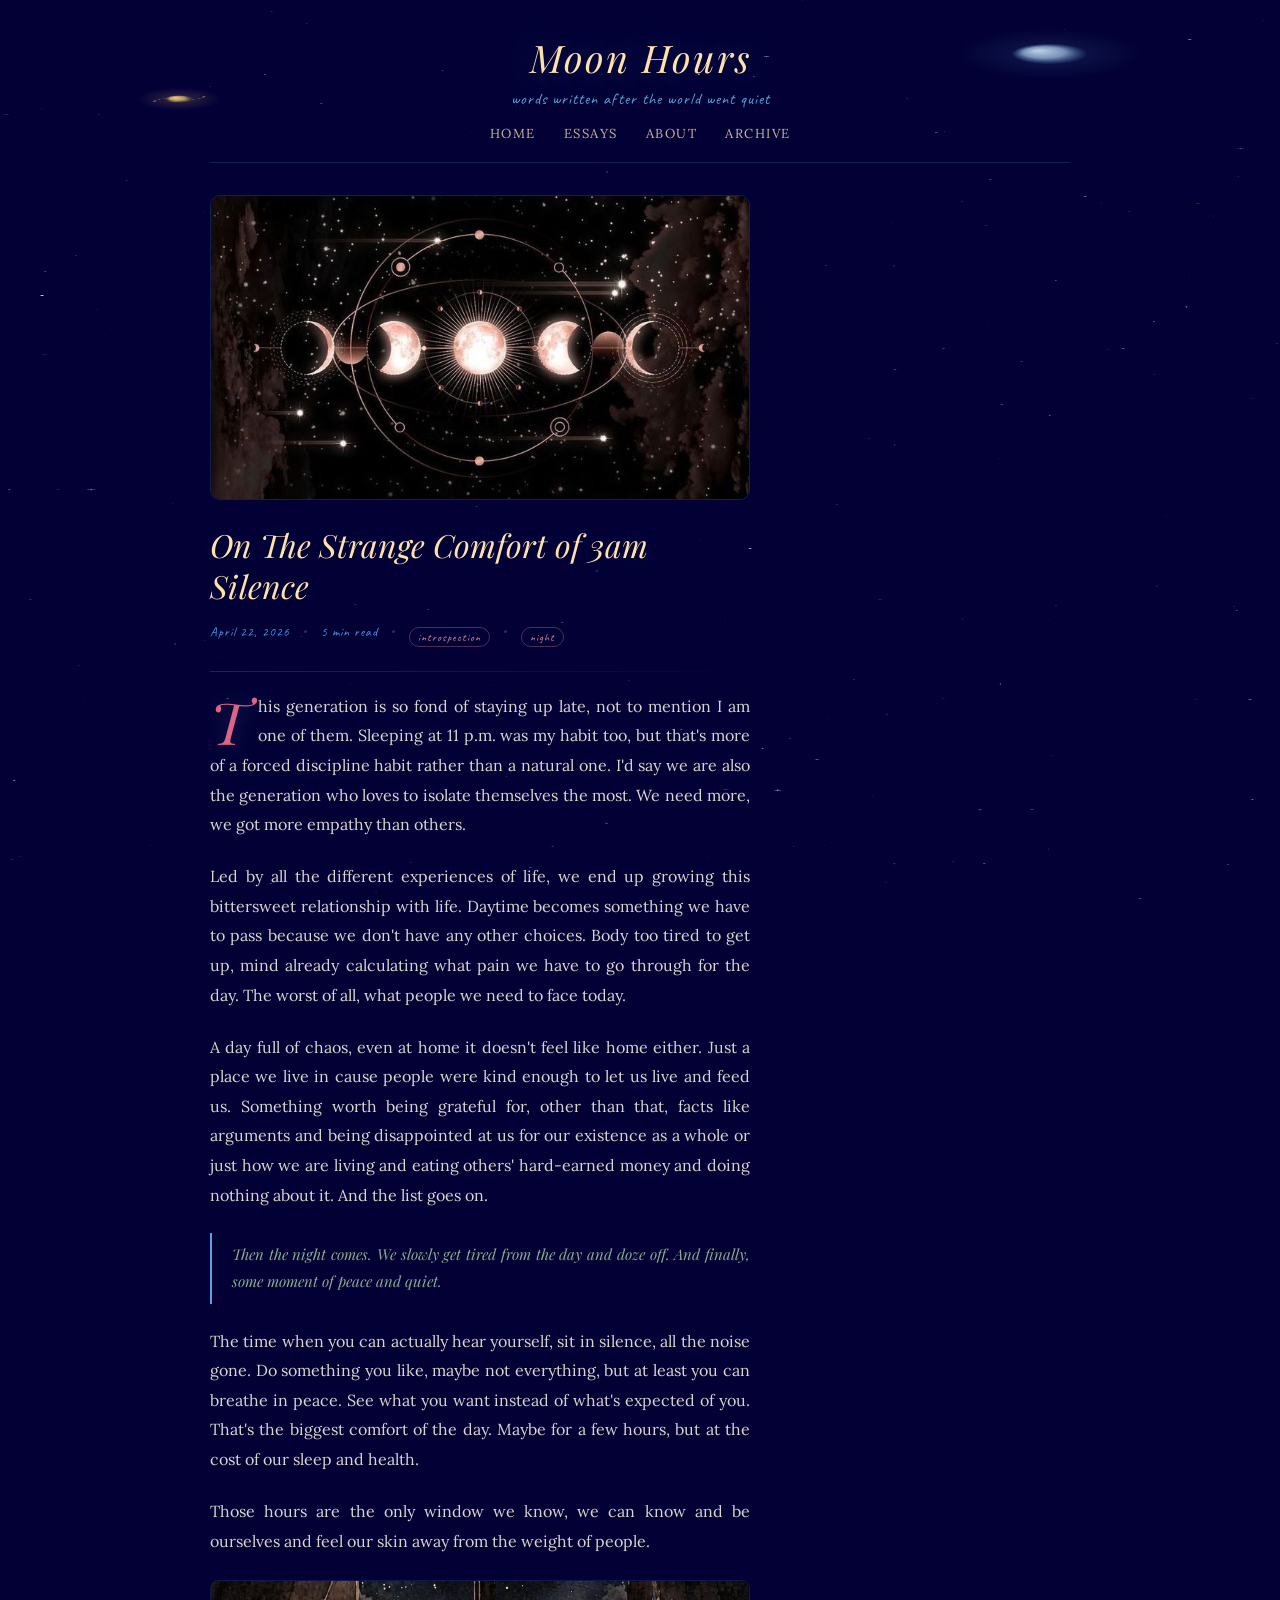
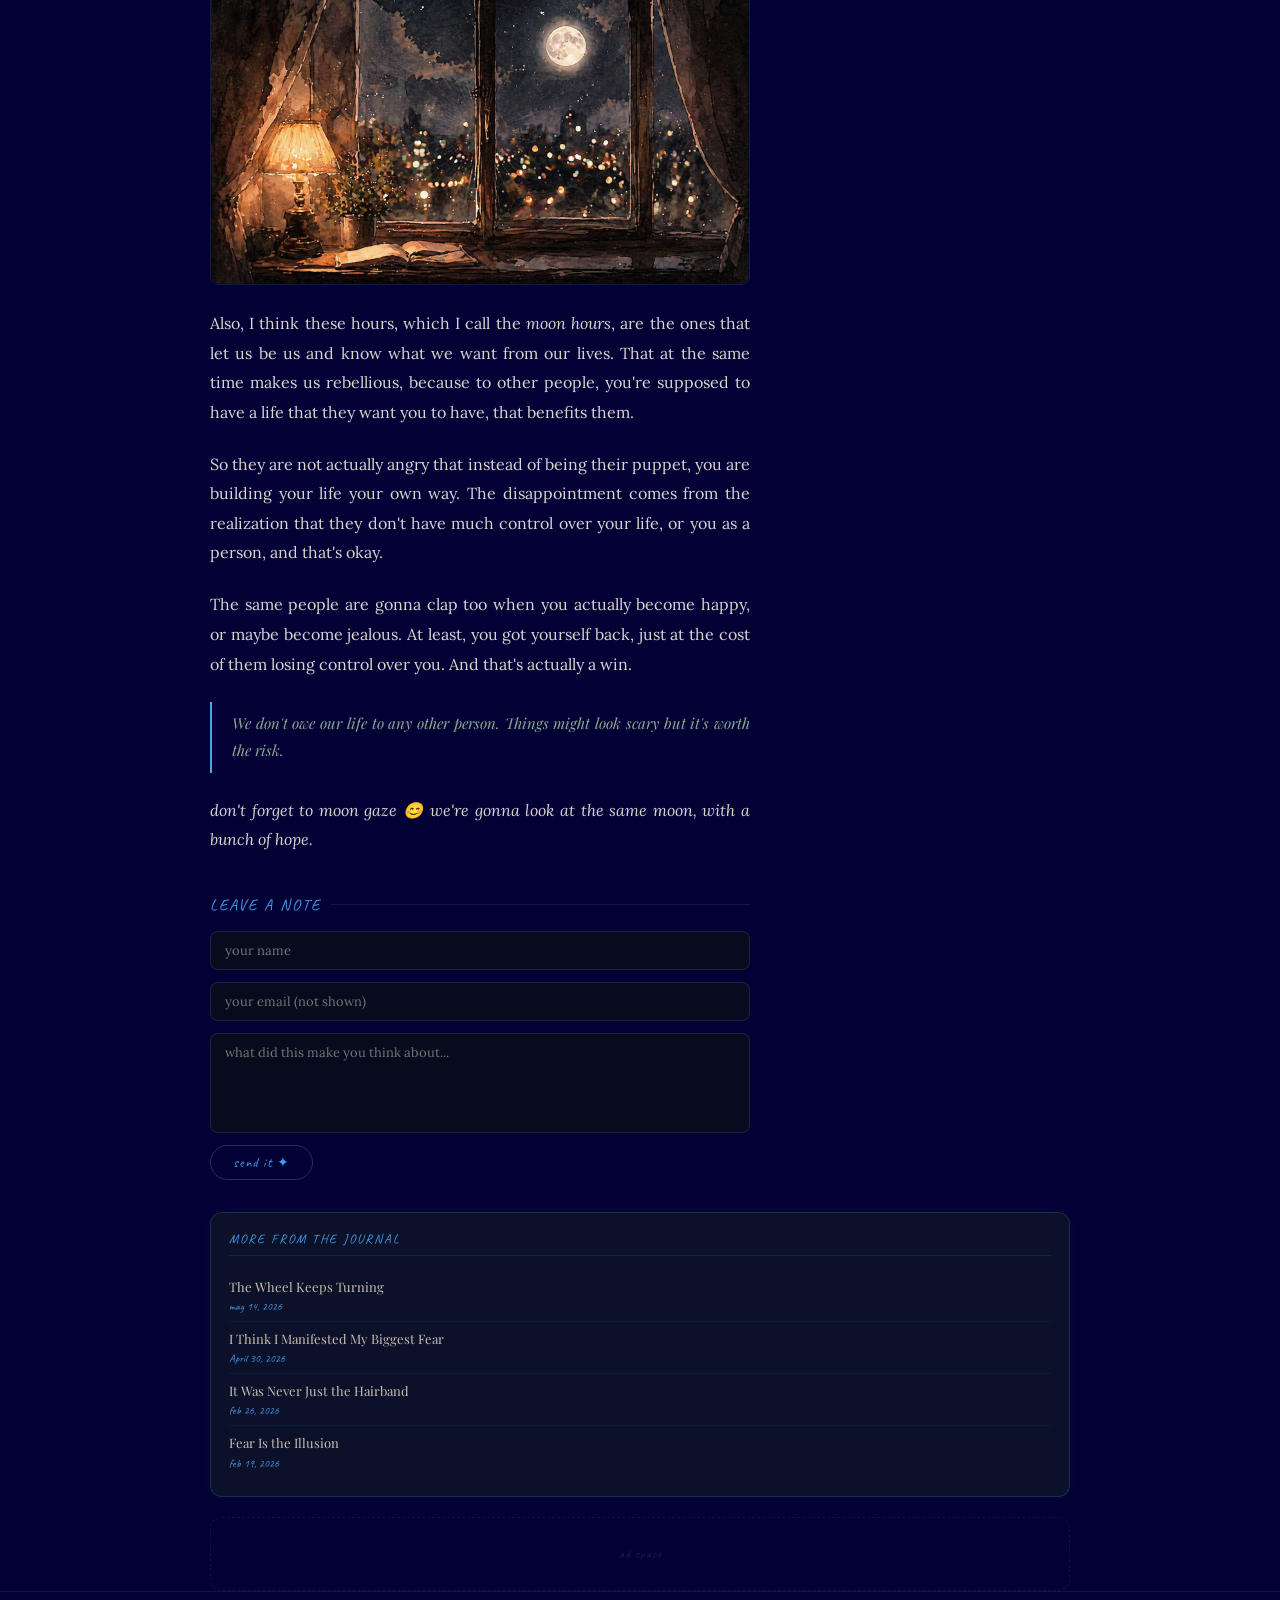
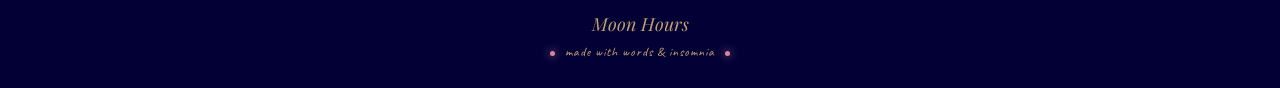
<file: posts/post-3.html>
<!DOCTYPE html>
<html lang="en">

<head>
    <meta charset="UTF-8" />
    <meta name="viewport" content="width=device-width, initial-scale=1.0" />
    <title>On The Strange Comfort of 3am Silence — Moon Hours</title>
    <link rel="stylesheet" href="../style.css" />

    <!-- Google tag (gtag.js) -->
    <!-- Google tag (gtag.js) -->
    <script async src="https://www.googletagmanager.com/gtag/js?id=G-15LWD2YT5F"></script>
    <script>
        window.dataLayer = window.dataLayer || [];
        function gtag() { dataLayer.push(arguments); }
        gtag('js', new Date());

        gtag('config', 'G-15LWD2YT5F');
    </script>
</head>

<body>

    <canvas id="bg"></canvas>

    <div class="wrap">

        <!-- HEADER -->
        <header>
            <div class="blog-title">Moon Hours</div>
            <div class="blog-subtitle">words written after the world went quiet</div>
            <nav>
                <a href="../index.html">Home</a>
                <a href="../essays.html">Essays</a>
                <a href="../about.html">About</a>
                <a href="../archive.html">Archive</a>
            </nav>
        </header>

        <!-- POST LAYOUT -->
        <div class="post-layout">

            <!-- MAIN COLUMN -->
            <div class="post-main">

                <img class="post-hero" src="../assets/images/image1.jpeg" alt="night window glow" />

                <div class="post-header">
                    <div class="post-page-title">On The Strange Comfort of 3am Silence</div>
                    <div class="post-meta">
                        <span>April 22, 2026</span>
                        <span class="dot"></span>
                        <span>5 min read</span>
                        <span class="dot"></span>
                        <span class="post-tag">introspection</span>
                        <span class="dot"></span>
                        <span class="post-tag">night</span>
                    </div>
                </div>

                <div class="post-divider"></div>

                <div class="post-content">

                    <p>This generation is so fond of staying up late, not to mention I am one of them. Sleeping at 11
                        p.m. was my habit too, but that's more of a forced discipline habit rather than a natural one.
                        I'd say we are also the generation who loves to isolate themselves the most. We need more, we
                        got more empathy than others.</p>

                    <p>Led by all the different experiences of life, we end up growing this bittersweet relationship
                        with life. Daytime becomes something we have to pass because we don't have any other choices.
                        Body too tired to get up, mind already calculating what pain we have to go through for the day.
                        The worst of all, what people we need to face today.</p>

                    <p>A day full of chaos, even at home it doesn't feel like home either. Just a place we live in cause
                        people were kind enough to let us live and feed us. Something worth being grateful for, other
                        than that, facts like arguments and being disappointed at us for our existence as a whole or
                        just
                        how we are living and eating others' hard-earned money and doing nothing about it. And the list
                        goes on.</p>

                    <blockquote>Then the night comes. We slowly get tired from the day and doze off. And finally, some
                        moment of peace and quiet.</blockquote>

                    <p>The time when you can actually hear yourself, sit in silence, all the noise gone. Do something
                        you like, maybe not everything, but at least you can breathe in peace. See what you want instead
                        of what's expected of you. That's the biggest comfort of the day. Maybe for a few hours, but at
                        the cost of our sleep and health.</p>

                    <p>Those hours are the only window we know, we can know and be ourselves and feel our skin away
                        from the weight of people.</p>

                    <img src="../assets/images/image2.jpeg" alt="moonlight through a window" />

                    <p>Also, I think these hours, which I call the <em>moon hours</em>, are the ones that let us be us
                        and know what we want from our lives. That at the same time makes us rebellious, because to
                        other people, you're supposed to have a life that they want you to have, that benefits them.</p>

                    <p>So they are not actually angry that instead of being their puppet, you are building your life
                        your own way. The disappointment comes from the realization that they don't have much control
                        over your life, or you as a person, and that's okay.</p>

                    <p>The same people are gonna clap too when you actually become happy, or maybe become jealous. At
                        least, you got yourself back, just at the cost of them losing control over you. And that's
                        actually a win.</p>

                    <blockquote>We don't owe our life to any other person. Things might look scary but it's worth the
                        risk.</blockquote>

                    <p><em>don't forget to moon gaze 😊 we're gonna look at the same moon, with a bunch of hope.</em>
                    </p>

                </div>

                <!-- COMMENTS -->
                <!-- COMMENTS -->
                <div class="comments-section">
                    <div class="comments-title">leave a note</div>
                    <form class="comment-form" action="https://formspree.io/f/xnjwawkg" method="POST">
                        <input type="text" name="name" placeholder="your name" />
                        <input type="email" name="email" placeholder="your email (not shown)" />
                        <textarea name="message" placeholder="what did this make you think about..."></textarea>
                        <button type="submit" class="comment-submit">send it ✦</button>
                    </form>
                </div>
            </div>

        </div>

        <!-- SIDEBAR -->
        <div class="post-sidebar">

            <div class="sidebar-box">
                <div class="sidebar-title">more from the journal</div>

                <a class="sidebar-post" href="post-5.html">
                    <div class="sidebar-post-title">The Wheel Keeps Turning</div>
                    <div class="sidebar-post-date">may 14, 2026</div>
                </a>

                <a class="sidebar-post" href="post-4.html">
                    <div class="sidebar-post-title">I Think I Manifested My Biggest Fear</div>
                    <div class="sidebar-post-date">April 30, 2026</div>
                </a>


                <a class="sidebar-post" href="post-2.html">
                    <div class="sidebar-post-title">It Was Never Just the Hairband</div>
                    <div class="sidebar-post-date">feb 26, 2026</div>
                </a>

                <a class="sidebar-post" href="post-1.html">
                    <div class="sidebar-post-title">Fear Is the Illusion</div>
                    <div class="sidebar-post-date">feb 19, 2026</div>
                </a>


            </div>

            <div class="ad-placeholder">ad space</div>

        </div>

    </div>

    <!-- FOOTER -->
    <footer>
        <div class="footer-title">Moon Hours</div>
        <div class="footer-text">
            <span class="glow-dot"></span>
            made with words & insomnia
            <span class="glow-dot"></span>
        </div>
    </footer>

    </div>

    <script src="../script.js"></script>
</body>

</html>
</file>
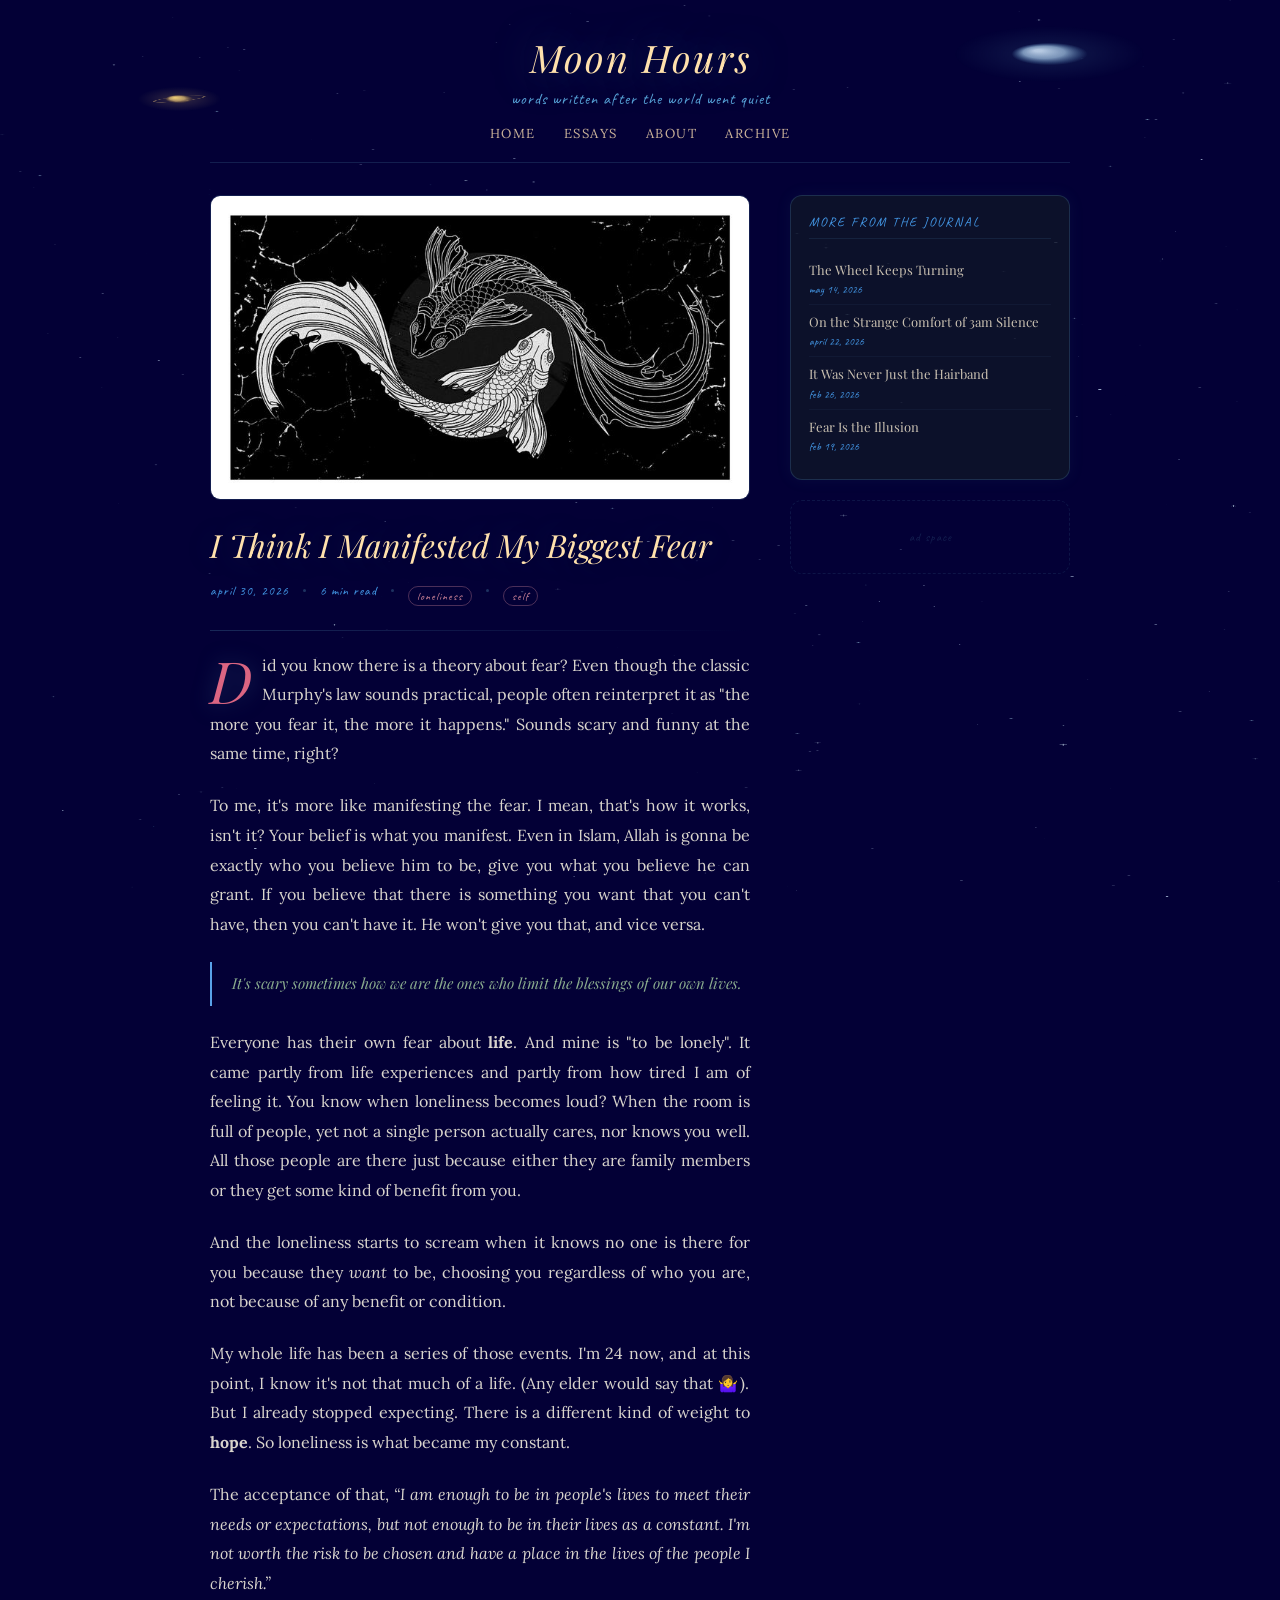
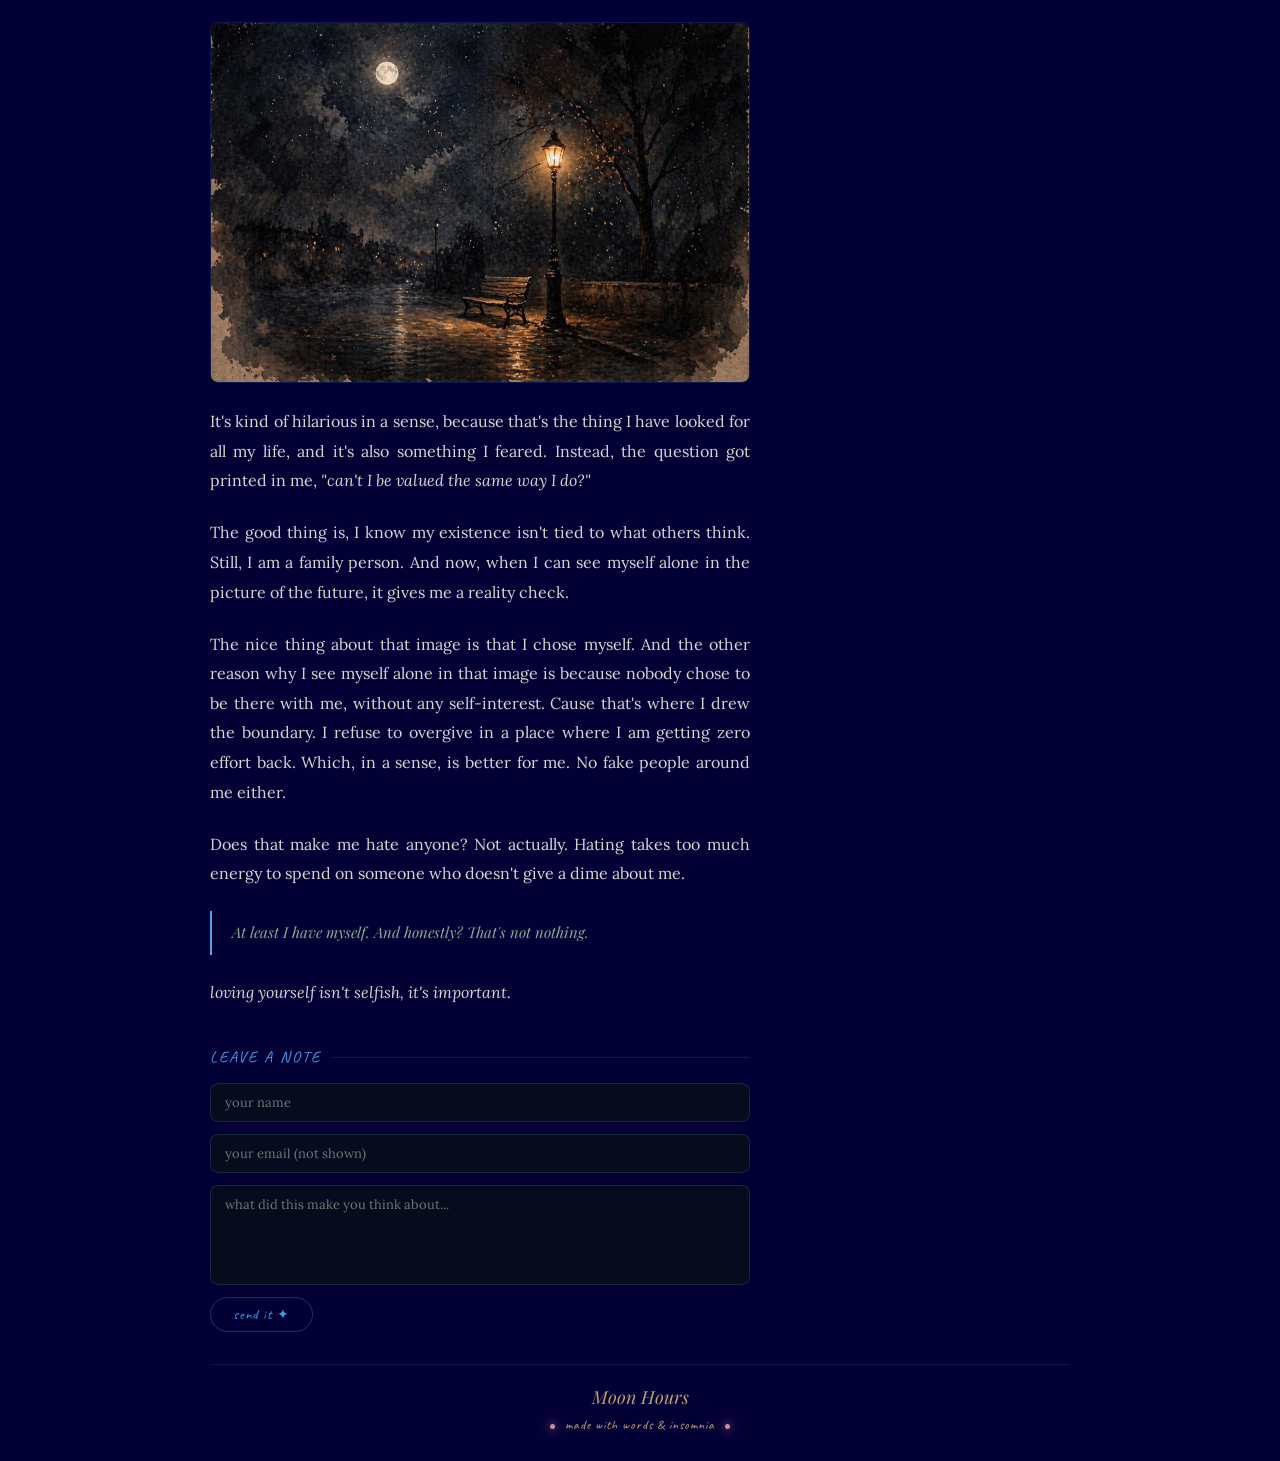
<file: posts/post-4.html>
<!DOCTYPE html>
<html lang="en">

<head>
    <meta charset="UTF-8" />
    <meta name="viewport" content="width=device-width, initial-scale=1.0" />
    <title>I Think I Manifested My Biggest Fear — Moon Hours</title>
    <link rel="stylesheet" href="../style.css" />

    <script async src="https://www.googletagmanager.com/gtag/js?id=G-15LWD2YT5F"></script>
    <script>
        window.dataLayer = window.dataLayer || [];
        function gtag() { dataLayer.push(arguments); }
        gtag('js', new Date());
        gtag('config', 'G-15LWD2YT5F');
    </script>
</head>

<body>

    <canvas id="bg"></canvas>

    <div class="wrap">

        <header>
            <div class="blog-title">Moon Hours</div>
            <div class="blog-subtitle">words written after the world went quiet</div>
            <nav>
                <a href="../index.html">Home</a>
                <a href="../essays.html">Essays</a>
                <a href="../about.html">About</a>
                <a href="../archive.html">Archive</a>
            </nav>
        </header>

        <div class="post-layout">

            <div class="post-main">

                <img class="post-hero" src="../assets/images/image3.jpeg" alt="harmony" />

                <div class="post-header">
                    <div class="post-page-title">I Think I Manifested My Biggest Fear</div>
                    <div class="post-meta">
                        <span>april 30, 2026</span>
                        <span class="dot"></span>
                        <span>6 min read</span>
                        <span class="dot"></span>
                        <span class="post-tag">loneliness</span>
                        <span class="dot"></span>
                        <span class="post-tag">self</span>
                    </div>
                </div>

                <div class="post-divider"></div>

                <div class="post-content">

                    <p>Did you know there is a theory about fear? Even though the classic Murphy's law sounds practical,
                        people often reinterpret it as "the more you fear it, the more it happens." Sounds scary and
                        funny at the same time, right?</p>

                    <p>To me, it's more like manifesting the fear. I mean, that's how it works, isn't it? Your belief
                        is what you manifest. Even in Islam, Allah is gonna be exactly who you believe him to be, give
                        you what you believe he can grant. If you believe that there is something you want that you
                        can't have, then you can't have it. He won't give you that, and vice versa.</p>

                    <blockquote>It's scary sometimes how we are the ones who limit the blessings of our own
                        lives.</blockquote>

                    <p>Everyone has their own fear about <strong>life</strong>. And mine is "to be lonely". It came
                        partly
                        from life
                        experiences and partly from how tired I am of feeling it. You know when loneliness becomes
                        loud? When the room is full of people, yet not a single person actually cares, nor knows you
                        well. All those people are there just because either they are family members or they get some
                        kind of benefit from you.</p>

                    <p>And the loneliness starts to scream when it knows no one is there for you because they
                        <em>want</em> to be, choosing you regardless of who you are, not because of any benefit or
                        condition.
                    </p>

                    <p>My whole life has been a series of those events. I'm 24 now, and at this point, I know it's not
                        that much of a life. (Any elder would say that 🤷‍♀️). But I already stopped expecting. There
                        is a different kind of weight to <strong>hope</strong>. So loneliness is what became my
                        constant.</p>

                    <p> The acceptance of that,<em> “I am enough to be in people's lives to meet their needs or
                            expectations,
                            but not enough to be in their lives as a constant. I'm not worth the risk to be chosen and
                            have
                            a
                            place in the lives of the people I cherish.”</em></p>
                    <img src="../assets/images/image4.jpeg" alt="a single glowing light in darkness" />

                    <p>It's kind of hilarious in a sense, because that's the thing I have looked for all my life, and
                        it's also something I feared. Instead, the question got printed in me, <em>"can't I be valued
                            the same way I do?"</em></p>

                    <p>The good thing is, I know my existence isn't tied to what others think. Still, I am a family
                        person. And now, when I can see myself alone in the picture of the future, it gives me a
                        reality check.</p>

                    <p>The nice thing about that image is that I chose myself. And the other reason why I see myself
                        alone in
                        that image is because nobody chose to be there with me, without any self-interest. Cause
                        that's where
                        I drew the boundary. I refuse to overgive in a place where I am getting zero effort back.
                        Which, in a sense, is better for me. No fake people around me either.</p>

                    <p>Does that make me hate anyone? Not actually. Hating takes too much energy to spend on someone
                        who doesn't give a dime about me.</p>

                    <blockquote>At least I have myself. And honestly? That's not nothing.</blockquote>

                    <p><em>loving yourself isn't selfish, it's important. </em></p>

                </div>


                <div class="comments-section">
                    <div class="comments-title">leave a note</div>
                    <form class="comment-form" action="https://formspree.io/f/xnjwawkg" method="POST">
                        <input type="text" name="name" placeholder="your name" />
                        <input type="email" name="email" placeholder="your email (not shown)" />
                        <textarea name="message" placeholder="what did this make you think about..."></textarea>
                        <button type="submit" class="comment-submit">send it ✦</button>
                    </form>
                </div>

            </div>

            <div class="post-sidebar">

                <div class="sidebar-box">
                    <div class="sidebar-title">more from the journal</div>

                    <a class="sidebar-post" href="post-5.html">
                        <div class="sidebar-post-title">The Wheel Keeps Turning</div>
                        <div class="sidebar-post-date">may 14, 2026</div>
                    </a>



                    <a class="sidebar-post" href="post-3.html">
                        <div class="sidebar-post-title">On the Strange Comfort of 3am Silence</div>
                        <div class="sidebar-post-date">april 22, 2026</div>
                    </a>

                    <a class="sidebar-post" href="post-2.html">
                        <div class="sidebar-post-title">It Was Never Just the Hairband</div>
                        <div class="sidebar-post-date">feb 26, 2026</div>
                    </a>

                    <a class="sidebar-post" href="post-1.html">
                        <div class="sidebar-post-title">Fear Is the Illusion</div>
                        <div class="sidebar-post-date">feb 19, 2026</div>
                    </a>

                </div>

                <div class="ad-placeholder">ad space</div>

            </div>

        </div>

        <footer>
            <div class="footer-title">Moon Hours</div>
            <div class="footer-text">
                <span class="glow-dot"></span>
                made with words & insomnia
                <span class="glow-dot"></span>
            </div>
        </footer>

    </div>

    <script src="../script.js"></script>
</body>

</html>
</file>
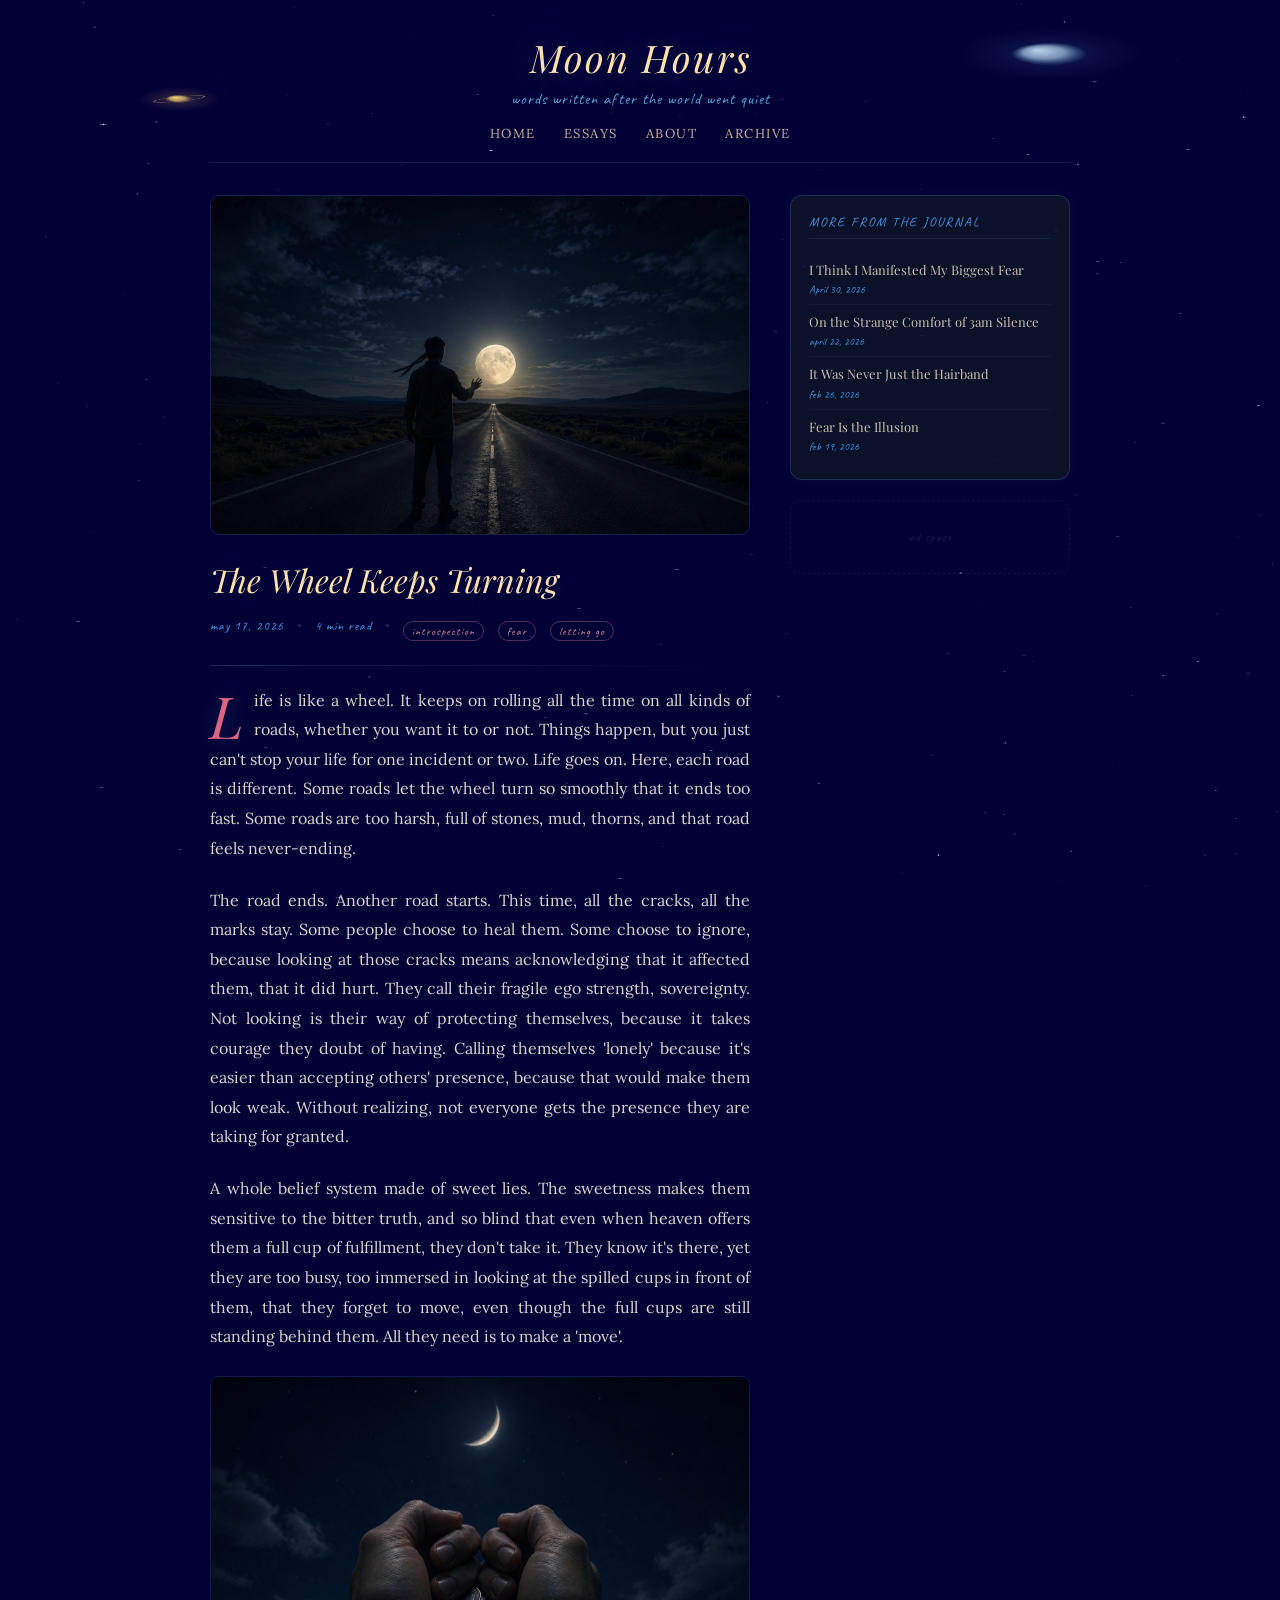
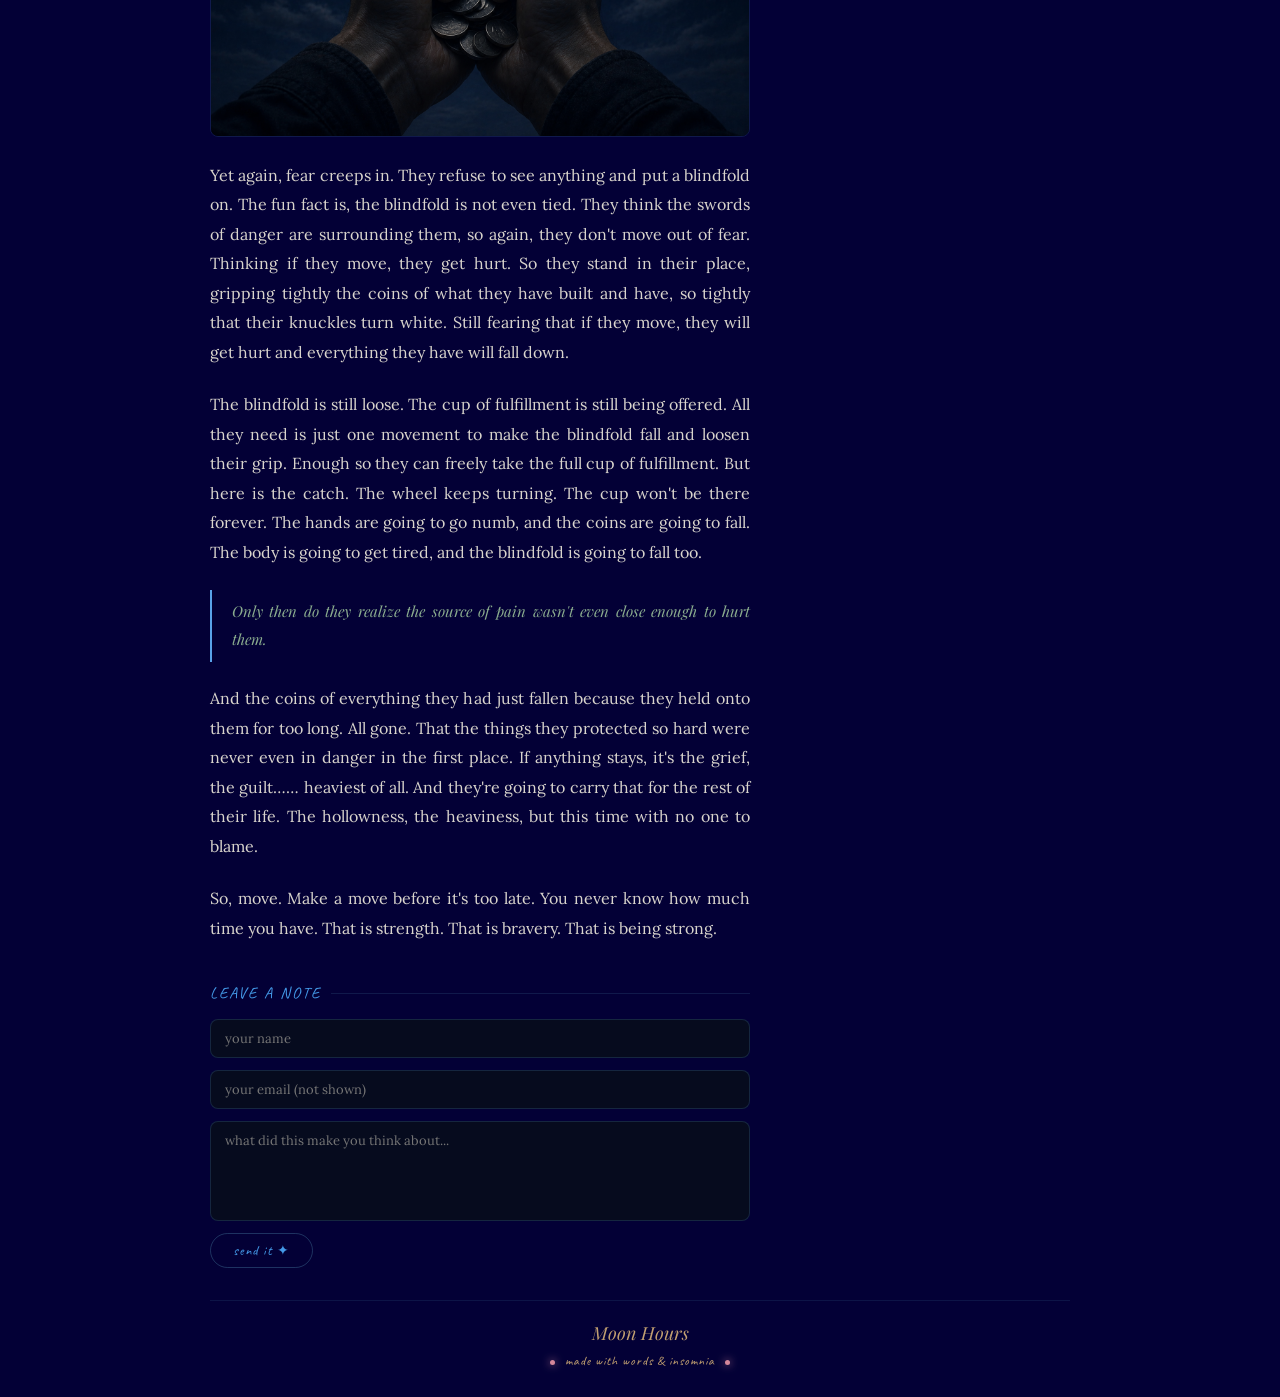
<file: posts/post-5.html>
<!DOCTYPE html>
<html lang="en">

<head>
    <meta charset="UTF-8" />
    <meta name="viewport" content="width=device-width, initial-scale=1.0" />
    <title>The Wheel Keeps Turning — Moon Hours</title>
    <link rel="stylesheet" href="../style.css" />

    <script async src="https://www.googletagmanager.com/gtag/js?id=G-15LWD2YT5F"></script>
    <script>
        window.dataLayer = window.dataLayer || [];
        function gtag() { dataLayer.push(arguments); }
        gtag('js', new Date());
        gtag('config', 'G-15LWD2YT5F');
    </script>
</head>

<body>

    <canvas id="bg"></canvas>

    <div class="wrap">

        <header>
            <div class="blog-title">Moon Hours</div>
            <div class="blog-subtitle">words written after the world went quiet</div>
            <nav>
                <a href="../index.html">Home</a>
                <a href="../essays.html">Essays</a>
                <a href="../about.html">About</a>
                <a href="../archive.html">Archive</a>
            </nav>
        </header>

        <div class="post-layout">

            <div class="post-main">

                <img class="post-hero" src="../assets/images/post5-hero.jpg"
                    alt="a lone figure on a dark road under a glowing moon" />

                <div class="post-header">
                    <div class="post-page-title">The Wheel Keeps Turning</div>
                    <div class="post-meta">
                        <span>may 17, 2026</span>
                        <span class="dot"></span>
                        <span>4 min read</span>
                        <span class="dot"></span>
                        <span class="post-tag">introspection</span>
                        <span class="post-tag">fear</span>
                        <span class="post-tag">letting go</span>
                    </div>
                </div>

                <div class="post-divider"></div>

                <div class="post-content">

                    <p>Life is like a wheel. It keeps on rolling all the time on all kinds of roads, whether you want it
                        to or not. Things happen, but you just can't stop your life for one incident or two. Life goes
                        on. Here, each road is different. Some roads let the wheel turn so smoothly that it ends too
                        fast. Some roads are too harsh, full of stones, mud, thorns, and that road feels never-ending.
                    </p>

                    <p>The road ends. Another road starts. This time, all the cracks, all the marks stay. Some people
                        choose to heal them. Some choose to ignore, because looking at those cracks means acknowledging
                        that it affected them, that it did hurt. They call their fragile ego strength, sovereignty. Not
                        looking is their way of protecting themselves, because it takes courage they doubt of having.
                        Calling themselves 'lonely' because it's easier than accepting others' presence, because that
                        would make them look weak. Without realizing, not everyone gets the presence they are taking for
                        granted.</p>

                    <p>A whole belief system made of sweet lies. The sweetness makes them sensitive to the bitter truth,
                        and so blind that even when heaven offers them a full cup of fulfillment, they don't take it.
                        They know it's there, yet they are too busy, too immersed in looking at the spilled cups in
                        front of them, that they forget to move, even though the full cups are still standing behind
                        them. All they need is to make a 'move'.</p>

                    <img src="../assets/images/post5-inline.jpg"
                        alt="open hands under a night sky with a glowing moon" />

                    <p>Yet again, fear creeps in. They refuse to see anything and put a blindfold on. The fun fact is,
                        the blindfold is not even tied. They think the swords of danger are surrounding them, so again,
                        they don't move out of fear. Thinking if they move, they get hurt. So they stand in their place,
                        gripping tightly the coins of what they have built and have, so tightly that their knuckles turn
                        white. Still fearing that if they move, they will get hurt and everything they have will fall
                        down.</p>

                    <p>The blindfold is still loose. The cup of fulfillment is still being offered. All they need is
                        just one movement to make the blindfold fall and loosen their grip. Enough so they can freely
                        take the full cup of fulfillment. But here is the catch. The wheel keeps turning. The cup won't
                        be there forever. The hands are going to go numb, and the coins are going to fall. The body is
                        going to get tired, and the blindfold is going to fall too.</p>

                    <blockquote>Only then do they realize the source of pain wasn't even close enough to hurt them.
                    </blockquote>

                    <p>And the coins of everything they had just fallen because they held onto them for too long. All
                        gone. That the things they protected so hard were never even in danger in the first place. If
                        anything stays, it's the grief, the guilt…… heaviest of all. And they're going to carry that for
                        the rest of their life. The hollowness, the heaviness, but this time with no one to blame.</p>

                    <p>So, move. Make a move before it's too late. You never know how much time you have. That is
                        strength. That is bravery. That is being strong.</p>

                </div>

                <div class="comments-section">
                    <div class="comments-title">leave a note</div>
                    <form class="comment-form" action="https://formspree.io/f/xnjwawkg" method="POST">
                        <input type="text" name="name" placeholder="your name" />
                        <input type="email" name="email" placeholder="your email (not shown)" />
                        <textarea name="message" placeholder="what did this make you think about..."></textarea>
                        <button type="submit" class="comment-submit">send it ✦</button>
                    </form>
                </div>

            </div>

            <div class="post-sidebar">

                <div class="sidebar-box">
                    <div class="sidebar-title">more from the journal</div>



                    <a class="sidebar-post" href="post-4.html">
                        <div class="sidebar-post-title">I Think I Manifested My Biggest Fear</div>
                        <div class="sidebar-post-date">April 30, 2026</div>
                    </a>

                    <a class="sidebar-post" href="post-3.html">
                        <div class="sidebar-post-title">On the Strange Comfort of 3am Silence</div>
                        <div class="sidebar-post-date">april 22, 2026</div>
                    </a>

                    <a class="sidebar-post" href="post-2.html">
                        <div class="sidebar-post-title">It Was Never Just the Hairband</div>
                        <div class="sidebar-post-date">feb 26, 2026</div>
                    </a>

                    <a class="sidebar-post" href="post-1.html">
                        <div class="sidebar-post-title">Fear Is the Illusion</div>
                        <div class="sidebar-post-date">feb 19, 2026</div>
                    </a>

                </div>

                <div class="ad-placeholder">ad space</div>

            </div>

        </div>

        <footer>
            <div class="footer-title">Moon Hours</div>
            <div class="footer-text">
                <span class="glow-dot"></span>
                made with words & insomnia
                <span class="glow-dot"></span>
            </div>
        </footer>

    </div>

    <script src="../script.js"></script>
</body>

</html>
</file>
<file: style.css>
@import url('https://fonts.googleapis.com/css2?family=Playfair+Display:ital,wght@0,400;0,700;1,400&family=Lora:ital@0;1&family=Caveat&display=swap');

/* ── RESET ── */
* {
    margin: 0;
    padding: 0;
    box-sizing: border-box;
}

/* ── BASE ── */
body {
    background: #030036;
    color: #ffe1ac;
    font-family: 'Lora', serif;
    min-height: 100vh;
    overflow-x: hidden;
}

a {
    text-decoration: none;
    color: inherit;
}

/* ── CANVAS BG (sparkles/stars) ── */
#bg {
    position: fixed;
    top: 0;
    left: 0;
    width: 100%;
    height: 100%;
    pointer-events: none;
    z-index: 0;
}

/* ── WRAPPER ── */
.wrap {
    position: relative;
    z-index: 1;
    max-width: 900px;
    margin: 0 auto;
    padding: 0 20px;
}

/* ────────────────────────────────
   HEADER
──────────────────────────────── */
header {
    text-align: center;
    padding: 32px 0 20px;
    border-bottom: 1px solid rgba(58, 100, 140, 0.3);
}

.blog-title {
    font-family: 'Playfair Display', serif;
    font-size: 38px;
    font-style: italic;
    color: #ffe1ac;
    letter-spacing: 2px;
    text-shadow: 0 0 40px rgba(58, 100, 140, 0.7), 0 0 80px rgba(58, 100, 140, 0.3);
}

.blog-subtitle {
    font-family: 'Caveat', cursive;
    font-size: 16px;
    color: #56a1d6;
    margin-top: 6px;
    letter-spacing: 1px;
}

nav {
    margin-top: 16px;
    display: flex;
    justify-content: center;
    gap: 28px;
}

nav a {
    font-family: 'Lora', serif;
    font-size: 13px;
    color: #cab199;
    letter-spacing: 1.5px;
    text-transform: uppercase;
    transition: color 0.3s;
}

nav a:hover {
    color: #c9a96e;
}

/* ────────────────────────────────
   BIO SECTION
──────────────────────────────── */
.bio-section {
    display: flex;
    align-items: center;
    gap: 24px;
    margin: 28px 0;
    padding: 24px 28px;
    border: 1px solid rgba(58, 100, 140, 0.5);
    border-radius: 12px;
    background: rgba(15, 22, 40, 0.75);
    box-shadow: 0 0 25px rgba(58, 100, 140, 0.2), 0 0 50px rgba(58, 100, 140, 0.08), inset 0 0 30px rgba(58, 100, 140, 0.05);
}

.author-img {
    width: 110px;
    height: 130px;
    border-radius: 12px;
    border: 2px solid rgba(58, 100, 140, 0.7);
    background: linear-gradient(135deg, #1a2535, #0d1525);
    display: flex;
    align-items: center;
    justify-content: center;
    font-size: 28px;
    color: #4499e8;
    flex-shrink: 0;
    box-shadow: 0 0 20px rgba(58, 100, 140, 0.4);
    overflow: hidden;
}

.author-img img {
    width: 100%;
    height: 100%;
    object-fit: cover;
    border-radius: 10px;
}

.bio-text {
    flex: 1;
}

.bio-name {
    font-family: 'Playfair Display', serif;
    font-size: 18px;
    color: #ffe1ac;
    margin-bottom: 6px;
}

.bio-note {
    font-family: 'Lora', serif;
    font-size: 13px;
    color: #cab199;
    line-height: 1.7;
    font-style: italic;
}

.social-icons {
    display: flex;
    flex-direction: column;
    gap: 10px;
    align-items: center;
}

.social-btn {
    width: 34px;
    height: 34px;
    border-radius: 50%;
    border: 1px solid rgba(58, 100, 140, 0.5);
    background: rgba(58, 100, 140, 0.08);
    display: flex;
    align-items: center;
    justify-content: center;
    font-size: 13px;
    color: #4499e8;
    cursor: pointer;
    transition: all 0.3s;
}

.social-btn:hover {
    border-color: rgba(58, 100, 140, 0.9);
    background: rgba(58, 100, 140, 0.2);
    box-shadow: 0 0 12px rgba(58, 100, 140, 0.5);
}

/* ────────────────────────────────
   QUOTE TICKER
──────────────────────────────── */
.quote-bar {
    margin: 0 0 28px;
    padding: 10px 20px;
    border-top: 1px solid rgba(58, 100, 140, 0.25);
    border-bottom: 1px solid rgba(58, 100, 140, 0.25);
    background: rgba(58, 100, 140, 0.05);
}

.ticker-wrap {
    display: flex;
    align-items: center;
    gap: 12px;
}

.quote-label {
    font-family: 'Caveat', cursive;
    font-size: 13px;
    color: #c9a96e;
    letter-spacing: 1px;
    flex-shrink: 0;
}

.ticker-text {
    font-family: 'Lora', serif;
    font-size: 13px;
    color: #cab199;
    font-style: italic;
    transition: opacity 0.8s;
}

/* ────────────────────────────────
   SECTION LABEL
──────────────────────────────── */
.section-label {
    font-family: 'Caveat', cursive;
    font-size: 13px;
    color: #4499e8;
    letter-spacing: 2px;
    text-transform: uppercase;
    margin-bottom: 14px;
    display: flex;
    align-items: center;
    gap: 10px;
}

.section-label::after {
    content: '';
    flex: 1;
    height: 1px;
    background: rgba(58, 100, 140, 0.25);
}

/* ────────────────────────────────
   POST CARDS (homepage grid)
──────────────────────────────── */
.posts-grid {
    display: grid;
    grid-template-columns: repeat(2, 1fr);
    gap: 20px;
    margin-bottom: 32px;
}

.post-card {
    border: 1px solid rgba(58, 100, 140, 0.4);
    border-radius: 12px;
    background: rgba(15, 22, 40, 0.85);
    overflow: hidden;
    cursor: pointer;
    transition: all 0.35s ease;
    display: block;
}

.post-card:hover {
    border-color: rgb(59, 133, 201);
    box-shadow: 0 0 35px rgba(58, 100, 140, 0.55), 0 0 80px rgba(58, 100, 140, 0.25), inset 0 0 25px rgba(58, 100, 140, 0.08);
    transform: translateY(-4px);
}

.post-thumb {
    width: 100%;
    height: 160px;
    object-fit: cover;
    display: block;
    background: linear-gradient(135deg, #0a1525, #162035);
    border-bottom: 1px solid rgba(58, 100, 140, 0.2);
}

/* placeholder when no image */
.post-thumb-placeholder {
    width: 100%;
    height: 160px;
    background: linear-gradient(135deg, #0a1525, #162035);
    border-bottom: 1px solid rgba(58, 100, 140, 0.2);
    display: flex;
    align-items: center;
    justify-content: center;
    font-size: 32px;
    color: rgba(58, 100, 140, 0.2);
    position: relative;
}

.post-thumb-label {
    position: absolute;
    bottom: 8px;
    right: 10px;
    font-family: 'Caveat', cursive;
    font-size: 11px;
    color: rgba(201, 169, 110, 0.6);
    letter-spacing: 1px;
}

.post-body {
    padding: 14px 16px 16px;
}

.post-date {
    font-family: 'Caveat', cursive;
    font-size: 12px;
    color: #4499e8;
    letter-spacing: 1px;
    margin-bottom: 6px;
}

.post-title {
    font-family: 'Playfair Display', serif;
    font-size: 17px;
    color: #ffe1ac;
    line-height: 1.4;
    margin-bottom: 8px;
}

.post-excerpt {
    font-family: 'Lora', serif;
    font-size: 12px;
    color: #80726a;
    line-height: 1.7;
    font-style: italic;
    display: -webkit-box;
    -webkit-line-clamp: 2;
    -webkit-box-orient: vertical;
    overflow: hidden;
}

.post-tag {
    display: inline-block;
    margin-top: 10px;
    font-family: 'Caveat', cursive;
    font-size: 11px;
    color: #c9a96e;
    border: 1px solid rgba(201, 169, 110, 0.3);
    padding: 2px 8px;
    border-radius: 20px;
}

/* ────────────────────────────────
   POST PAGE LAYOUT
──────────────────────────────── */
.post-layout {
    display: grid;
    grid-template-columns: 1fr 280px;
    gap: 40px;
    margin: 32px 0;
    align-items: start;
}

/* ── Post Main Column ── */
.post-main {}

.post-hero {
    width: 100%;
    max-height: 340px;
    object-fit: cover;
    border-radius: 10px;
    border: 1px solid rgba(58, 100, 140, 0.3);
    margin-bottom: 24px;
    display: block;
}

.post-header {
    margin-bottom: 24px;
}

.post-page-title {
    font-family: 'Playfair Display', serif;
    font-size: 32px;
    font-style: italic;
    color: #ffe1ac;
    line-height: 1.3;
    margin-bottom: 10px;
    text-shadow: 0 0 30px rgba(58, 100, 140, 0.3);
}

.post-meta {
    display: flex;
    align-items: center;
    gap: 14px;
    font-family: 'Caveat', cursive;
    font-size: 13px;
    color: #4499e8;
    letter-spacing: 1px;
}

.post-meta .dot {
    width: 3px;
    height: 3px;
    border-radius: 50%;
    background: rgba(58, 100, 140, 0.5);
}

.post-divider {
    height: 1px;
    background: linear-gradient(to right, rgba(58, 100, 140, 0.4), transparent);
    margin: 20px 0;
}

/* ── Post Body Writing ── */
.post-content {
    font-family: 'Lora', serif;
    font-size: 16px;
    line-height: 1.85;
    color: #d9d4cd;
    text-align: justify;
}

.post-content p {
    margin-bottom: 1.4em;
}

.post-content p:first-child::first-letter {
    font-family: 'Playfair Display', serif;
    font-size: 58px;
    font-style: italic;
    float: left;
    line-height: 0.8;
    margin: 6px 10px 0 0;
    color: #db6582;
    text-shadow: 0 0 20px rgba(58, 100, 140, 0.5);
}

.post-content img {
    width: 100%;
    border-radius: 8px;
    border: 1px solid rgba(58, 100, 140, 0.25);
    margin: 1.5em 0;
    display: block;
}

.post-content blockquote {
    font-family: 'Playfair Display', serif;
    border-left: 2px solid rgba(90, 165, 236, 0.984);
    padding: 8px 0 8px 20px;
    margin: 1.5em 0;
    font-style: italic;
    color: #8aab8e;
    font-size: 15px;
}

/* ── Comments ── */
.comments-section {
    margin-top: 40px;
}

.comments-title {
    font-family: 'Caveat', cursive;
    font-size: 16px;
    color: #4499e8;
    letter-spacing: 2px;
    text-transform: uppercase;
    margin-bottom: 16px;
    display: flex;
    align-items: center;
    gap: 10px;
}

.comments-title::after {
    content: '';
    flex: 1;
    height: 1px;
    background: rgba(58, 100, 140, 0.25);
}

.comment-form {
    display: flex;
    flex-direction: column;
    gap: 12px;
}

.comment-form input,
.comment-form textarea {
    background: rgba(8, 14, 26, 0.8);
    border: 1px solid rgba(58, 100, 140, 0.3);
    border-radius: 8px;
    padding: 10px 14px;
    color: #ffe1ac;
    font-family: 'Lora', serif;
    font-size: 13px;
    outline: none;
    transition: border-color 0.3s;
    resize: none;
}

.comment-form input:focus,
.comment-form textarea:focus {
    border-color: rgba(58, 100, 140, 0.8);
    box-shadow: 0 0 10px rgba(58, 100, 140, 0.15);
}

.comment-form textarea {
    height: 100px;
}

.comment-submit {
    align-self: flex-start;
    background: transparent;
    border: 1px solid rgba(58, 100, 140, 0.5);
    border-radius: 20px;
    padding: 8px 22px;
    color: #4499e8;
    font-family: 'Caveat', cursive;
    font-size: 14px;
    letter-spacing: 1px;
    cursor: pointer;
    transition: all 0.3s;
}

.comment-submit:hover {
    background: rgba(58, 100, 140, 0.15);
    border-color: rgba(58, 100, 140, 0.9);
    box-shadow: 0 0 12px rgba(58, 100, 140, 0.3);
}

/* ── Sidebar ── */
.post-sidebar {
    position: sticky;
    top: 20px;
}

.sidebar-box {
    border: 1px solid rgba(58, 100, 140, 0.35);
    border-radius: 12px;
    background: rgba(15, 22, 40, 0.8);
    padding: 18px;
    margin-bottom: 20px;
    box-shadow: 0 0 15px rgba(58, 100, 140, 0.1);
}

.sidebar-title {
    font-family: 'Caveat', cursive;
    font-size: 13px;
    color: #4499e8;
    letter-spacing: 2px;
    text-transform: uppercase;
    margin-bottom: 14px;
    padding-bottom: 8px;
    border-bottom: 1px solid rgba(58, 100, 140, 0.2);
}

.sidebar-post {
    display: block;
    padding: 8px 0;
    border-bottom: 1px solid rgba(58, 100, 140, 0.1);
    transition: color 0.3s;
}

.sidebar-post:last-child {
    border-bottom: none;
}

.sidebar-post:hover .sidebar-post-title {
    color: #c9a96e;
}

.sidebar-post-title {
    font-family: 'Playfair Display', serif;
    font-size: 13px;
    color: #c8bfb0;
    line-height: 1.4;
    transition: color 0.3s;
}

.sidebar-post-date {
    font-family: 'Caveat', cursive;
    font-size: 11px;
    color: #4499e8;
    margin-top: 3px;
}

.ad-placeholder {
    border: 1px dashed rgba(58, 100, 140, 0.2);
    border-radius: 12px;
    padding: 28px 18px;
    text-align: center;
    font-family: 'Caveat', cursive;
    font-size: 12px;
    color: rgba(58, 100, 140, 0.3);
    letter-spacing: 1px;
}

/* ────────────────────────────────
   FOOTER
──────────────────────────────── */
footer {
    border-top: 1px solid rgba(58, 100, 140, 0.2);
    padding: 20px 0 28px;
    text-align: center;
}

.footer-title {
    font-family: 'Playfair Display', serif;
    font-size: 18px;
    font-style: italic;
    color: rgba(244, 201, 128, 0.795);
    margin-bottom: 8px;
}

.footer-text {
    font-family: 'Caveat', cursive;
    font-size: 13px;
    color: rgba(244, 201, 128, 0.795);
    letter-spacing: 1px;
}

.glow-dot {
    display: inline-block;
    width: 5px;
    height: 5px;
    border-radius: 50%;
    background: #85c4fe;
    box-shadow: 0 0 6px #85c4fe;
    vertical-align: middle;
    margin: 0 6px;
}

/* ────────────────────────────────
   RESPONSIVE
──────────────────────────────── */
@media (max-width: 680px) {
    .posts-grid {
        grid-template-columns: 1fr;
    }

    .post-layout {
        grid-template-columns: 1fr;
    }

    .post-sidebar {
        position: static;
    }

    .bio-section {
        flex-direction: column;
        text-align: center;
    }

    .social-icons {
        flex-direction: row;
    }

    .blog-title {
        font-size: 28px;
    }
}


/* ── SAKURA + SAGE ACCENTS ── */

/* tags get sakura or sage depending on category feel */
.post-tag {
    display: inline-block;
    margin-top: 10px;
    font-family: 'Caveat', cursive;
    font-size: 11px;
    color: #d4879a;
    border: 1px solid rgba(212, 135, 154, 0.35);
    padding: 2px 8px;
    border-radius: 20px;
}

/* quote label gets sage */
.quote-label {
    font-family: 'Caveat', cursive;
    font-size: 13px;
    color: #8aab8e;
    letter-spacing: 1px;
    flex-shrink: 0;
}

/* section label gets a sage tint */
.section-label {
    font-family: 'Caveat', cursive;
    font-size: 13px;
    color: #8aab8e;
    letter-spacing: 2px;
    text-transform: uppercase;
    margin-bottom: 14px;
    display: flex;
    align-items: center;
    gap: 10px;
}

.section-label::after {
    content: '';
    flex: 1;
    height: 1px;
    background: rgba(138, 171, 142, 0.25);
}

/* post date stays blue but slightly warmer */
.post-date {
    font-family: 'Caveat', cursive;
    font-size: 12px;
    color: #7aafc4;
    letter-spacing: 1px;
    margin-bottom: 6px;
}

/* bio name gets a sakura warmth */
.bio-name {
    font-family: 'Playfair Display', serif;
    font-size: 18px;
    color: #e8c8d0;
    margin-bottom: 6px;
}

/* glow dot — sakura */
.glow-dot {
    display: inline-block;
    width: 5px;
    height: 5px;
    border-radius: 50%;
    background: #d4879a;
    box-shadow: 0 0 8px #d4879a;
    vertical-align: middle;
    margin: 0 6px;
}

/* ── PAGE HERO ── */
.page-hero {
    text-align: center;
    padding: 40px 0 28px;
}

.page-hero-title {
    font-family: 'Playfair Display', serif;
    font-size: 42px;
    font-style: italic;
    color: #e8dcc8;
    text-shadow: 0 0 40px rgba(58, 100, 140, 0.6);
    margin-bottom: 10px;
}

.page-hero-sub {
    font-family: 'Caveat', cursive;
    font-size: 15px;
    color: #8aab8e;
    letter-spacing: 1px;
}

/* ── ARCHIVE GRID ── */
.archive-grid {
    display: grid;
    grid-template-columns: repeat(3, 1fr);
    gap: 16px;
    margin-bottom: 40px;
}

.archive-item {
    position: relative;
    border-radius: 10px;
    overflow: hidden;
    border: 1px solid rgba(58, 100, 140, 0.4);
    display: block;
    transition: all 0.35s ease;
    aspect-ratio: 1 / 1;
}

.archive-item img {
    width: 100%;
    height: 100%;
    object-fit: cover;
    display: block;
    transition: transform 0.4s ease;
}

.archive-item:hover {
    border-color: rgba(58, 100, 140, 1);
    box-shadow: 0 0 35px rgba(58, 100, 140, 0.55), 0 0 80px rgba(58, 100, 140, 0.2);
}

.archive-item:hover img {
    transform: scale(1.05);
}

.archive-overlay {
    position: absolute;
    bottom: 0;
    left: 0;
    right: 0;
    background: linear-gradient(to top, rgba(5, 8, 16, 0.92), transparent);
    padding: 20px 12px 12px;
    transform: translateY(100%);
    transition: transform 0.35s ease;
}

.archive-item:hover .archive-overlay {
    transform: translateY(0);
}

.archive-title {
    font-family: 'Playfair Display', serif;
    font-size: 13px;
    color: #e8dcc8;
    line-height: 1.4;
    margin-bottom: 4px;
}

.archive-date {
    font-family: 'Caveat', cursive;
    font-size: 11px;
    color: #8aab8e;
}

/* ── ABOUT PAGE ── */
.about-layout {
    display: grid;
    grid-template-columns: 220px 1fr;
    gap: 50px;
    margin: 40px 0;
    align-items: start;
}

.about-photo {
    width: 100%;
    aspect-ratio: 3 / 4;
    border-radius: 14px;
    overflow: hidden;
    border: 1px solid rgba(58, 100, 140, 0.5);
    box-shadow: 0 0 30px rgba(58, 100, 140, 0.2);
}

.about-photo img {
    width: 100%;
    height: 100%;
    object-fit: cover;
}

.about-social {
    display: flex;
    justify-content: center;
    gap: 12px;
    margin-top: 16px;
}

.about-heading {
    font-family: 'Playfair Display', serif;
    font-size: 36px;
    font-style: italic;
    color: #e8c8d0;
    margin-bottom: 20px;
    text-shadow: 0 0 30px rgba(212, 135, 154, 0.3);
}

.about-body {
    font-family: 'Lora', serif;
    font-size: 15px;
    line-height: 1.9;
    color: #c8bfb0;
}

.about-body p {
    margin-bottom: 1.4em;
}

/* ── RESPONSIVE additions ── */
@media (max-width: 680px) {
    .archive-grid {
        grid-template-columns: repeat(2, 1fr);
    }

    .about-layout {
        grid-template-columns: 1fr;
    }

    .about-photo {
        width: 160px;
        margin: 0 auto;
    }
}
</file>
